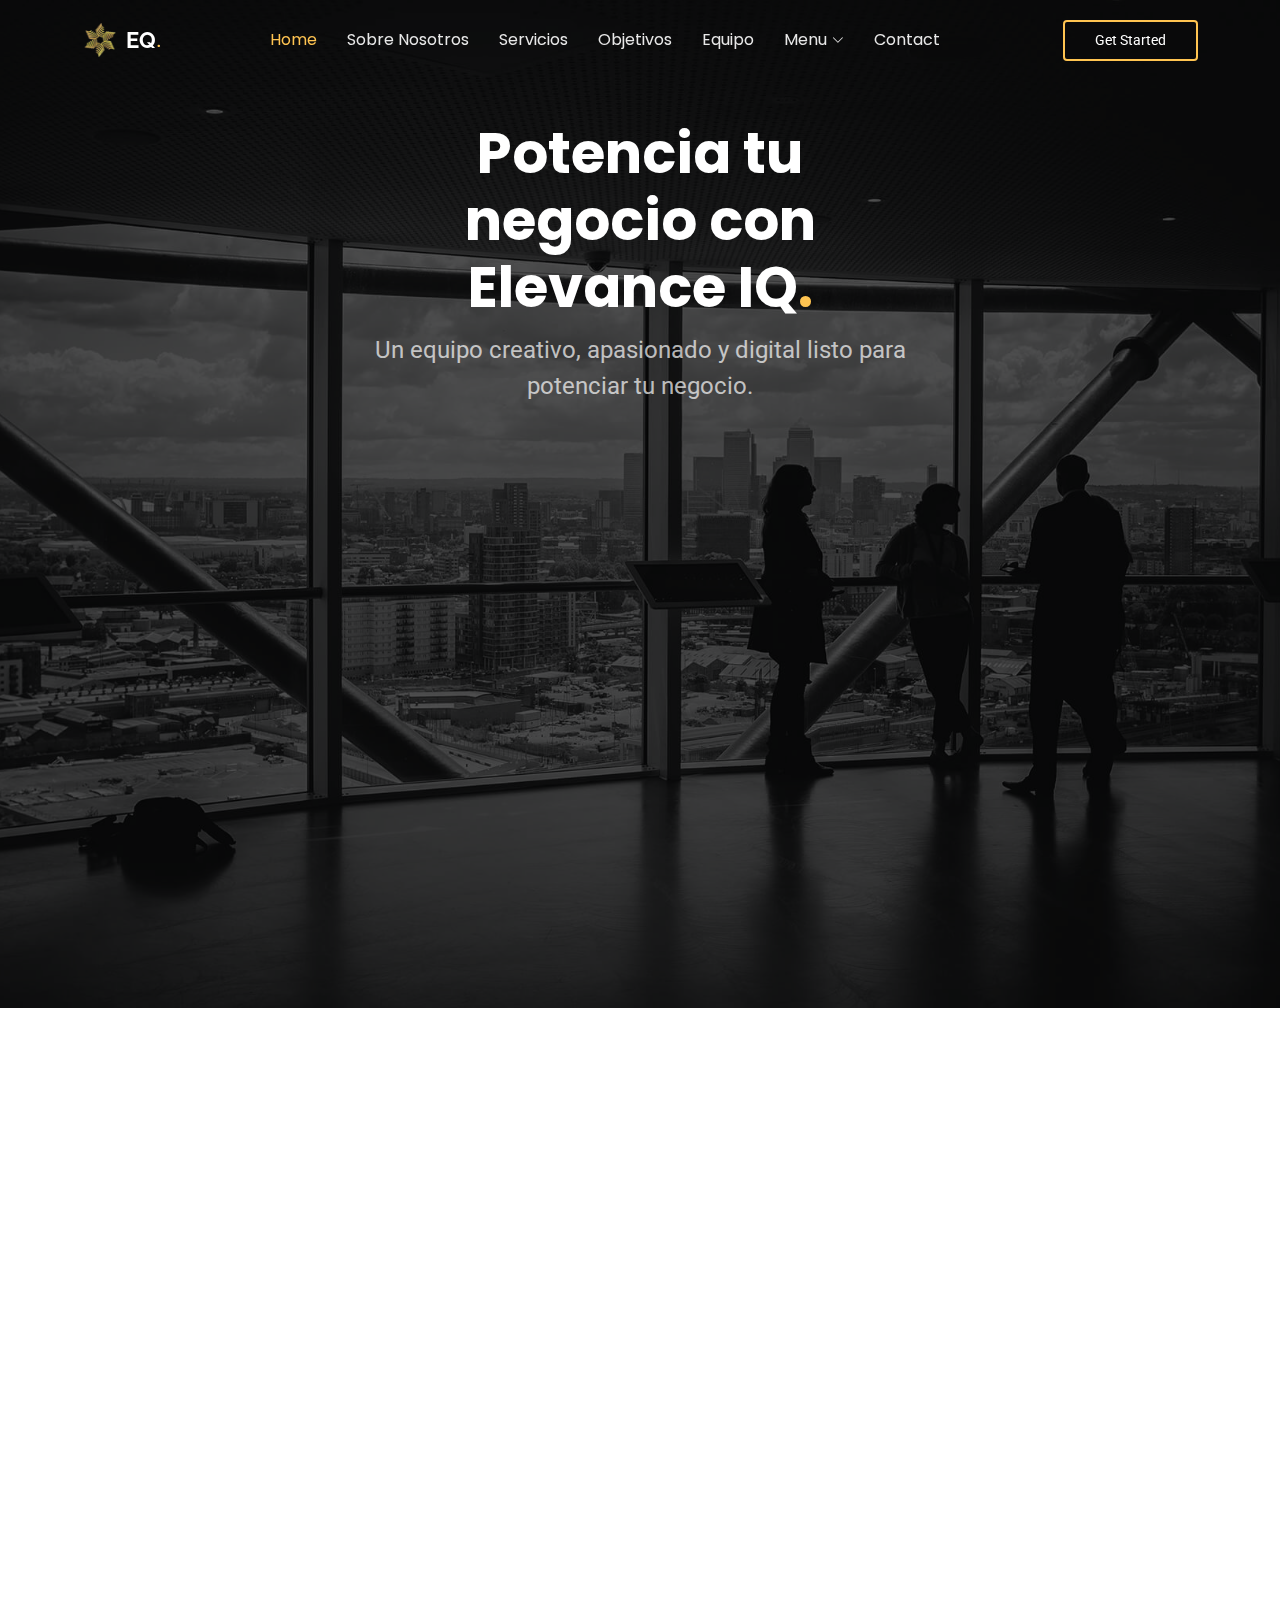
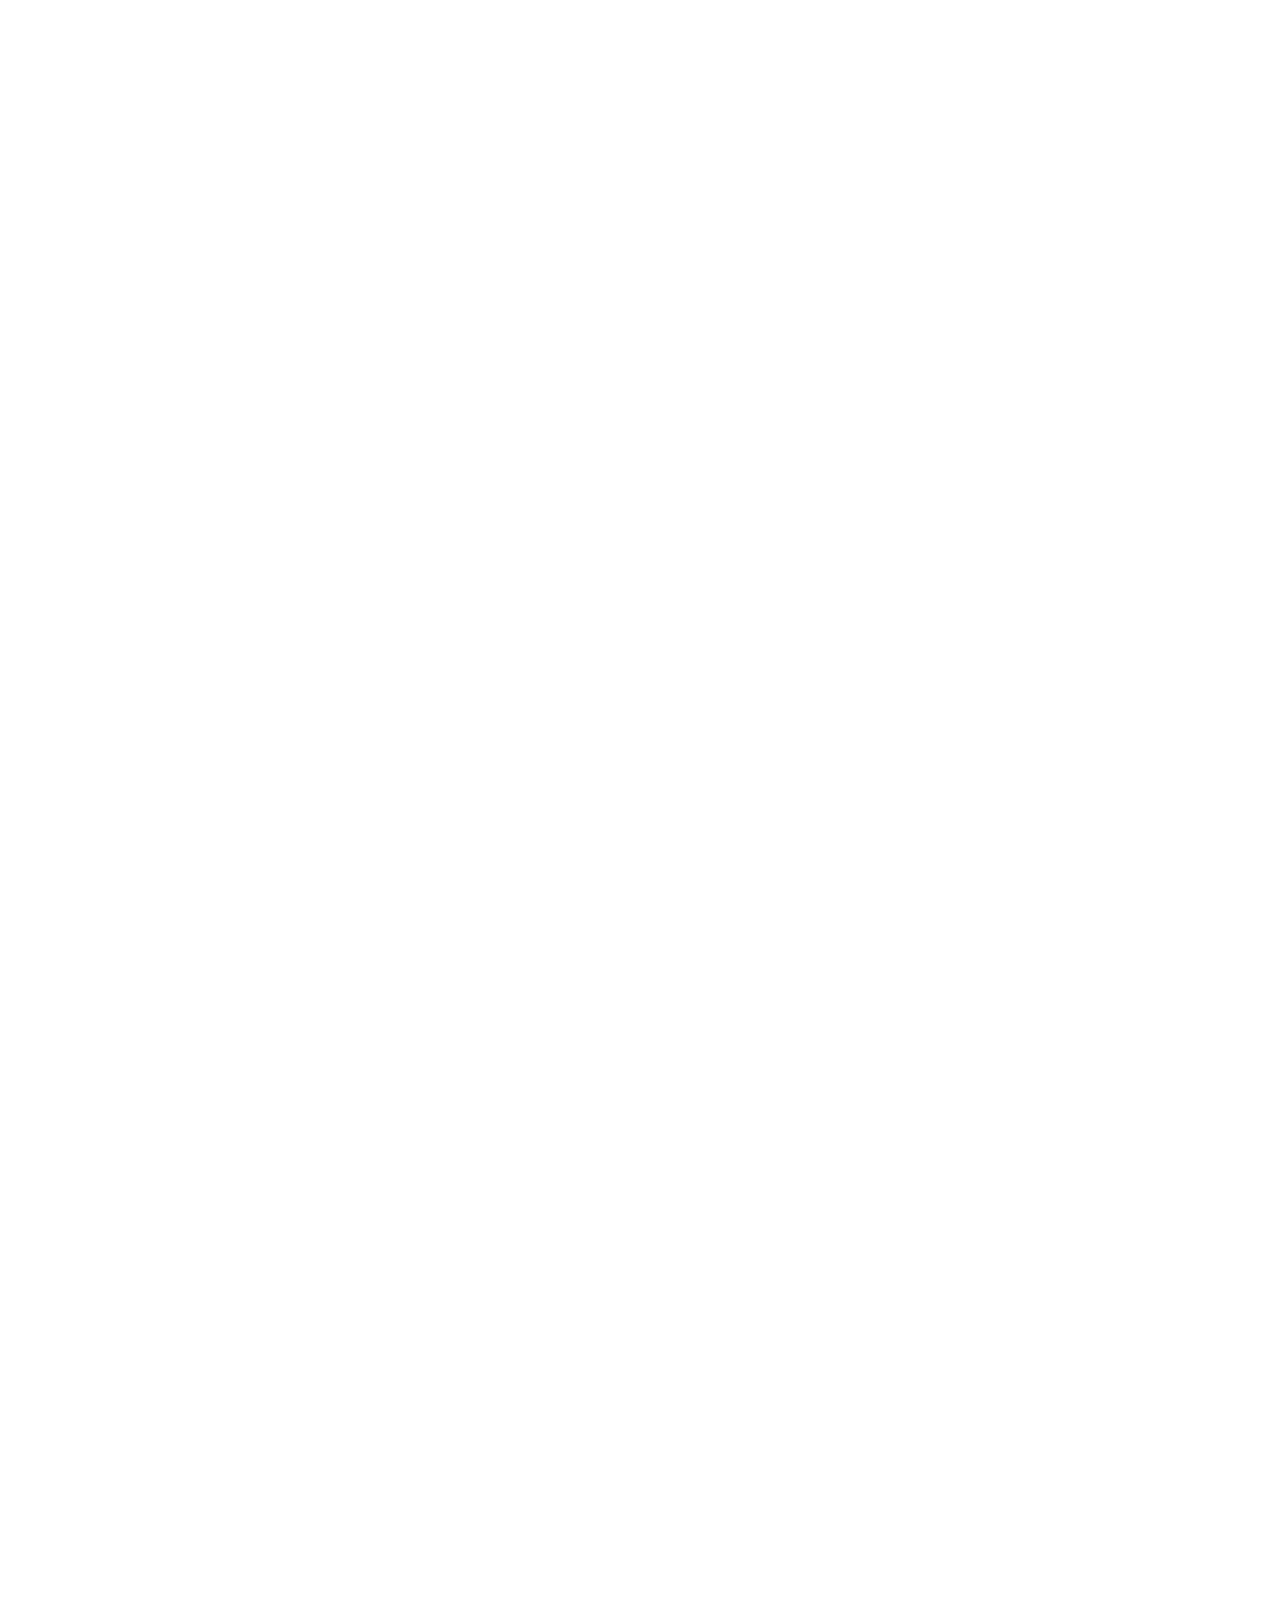
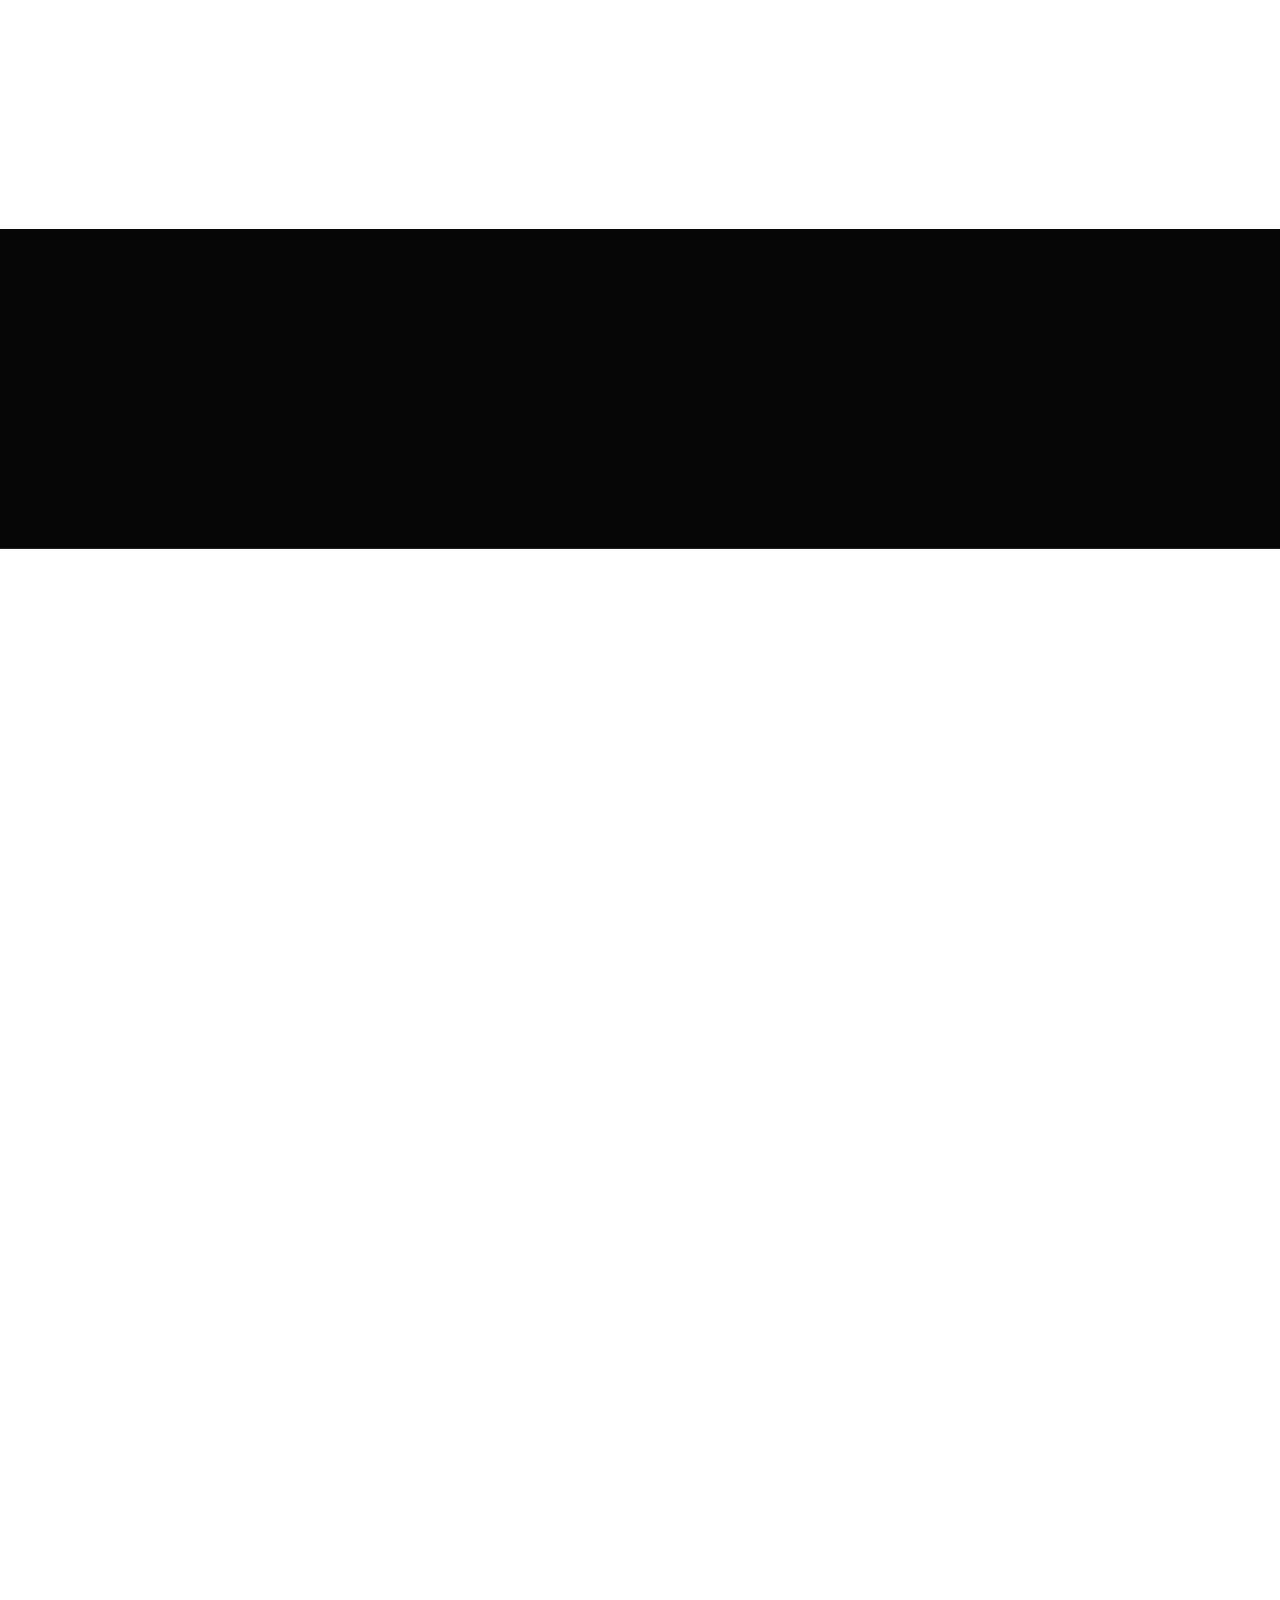
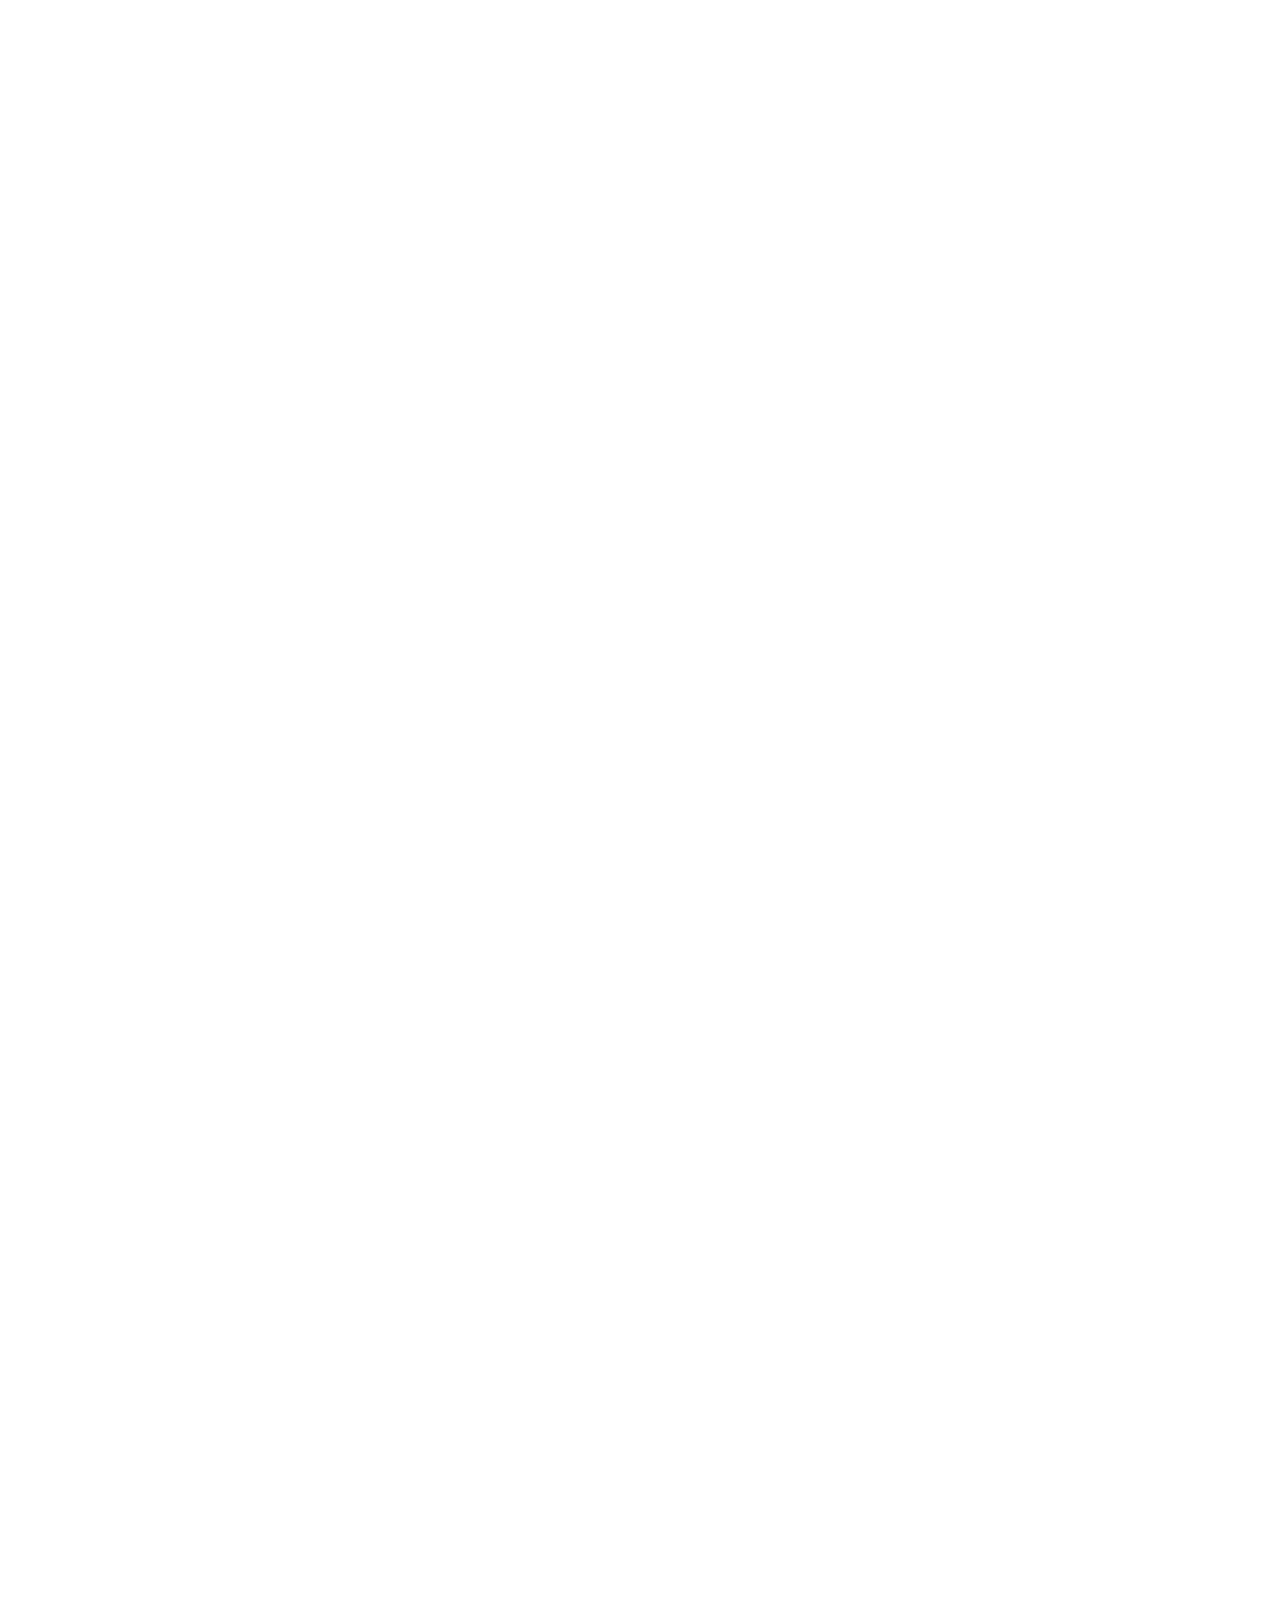
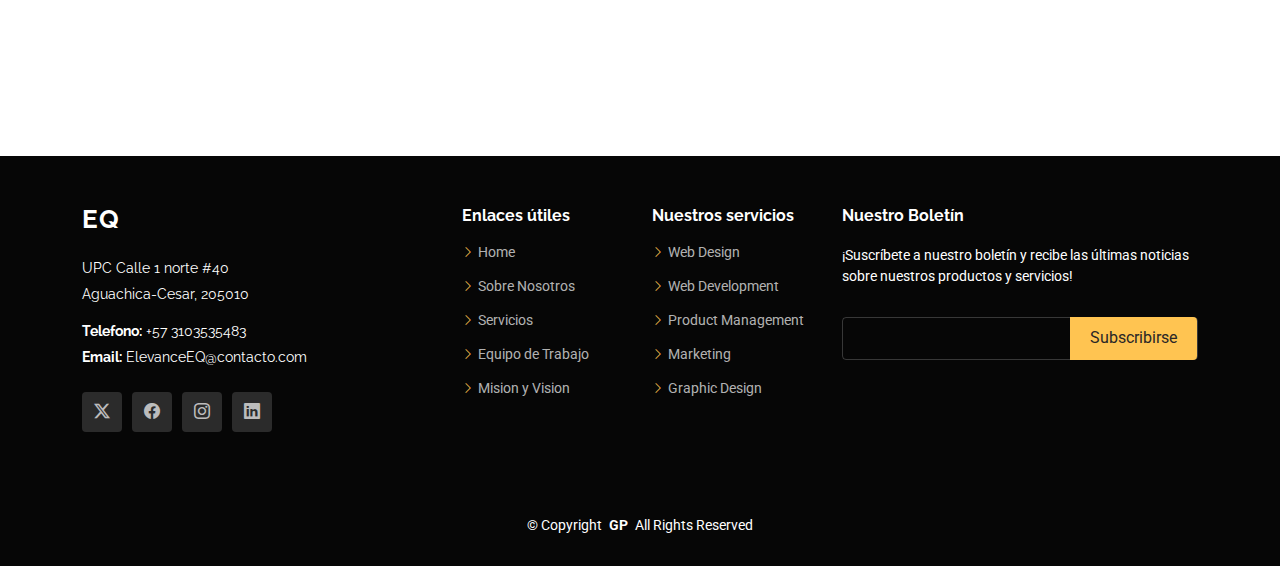
<file: index.html>
<!DOCTYPE html>
<html lang="en">

<head>
  <meta charset="utf-8">
  <meta content="width=device-width, initial-scale=1.0" name="viewport">
  <title>ElevanceIQ</title>
  <meta name="description" content="">
  <meta name="keywords" content="">

  <!-- Favicons -->
  <link href="assets/img/favicon.png" rel="icon">
  <link href="assets/img/apple-touch-icon.png" rel="apple-touch-icon">

  <!-- Fonts -->
  <link href="https://fonts.googleapis.com" rel="preconnect">
  <link href="https://fonts.gstatic.com" rel="preconnect" crossorigin>
  <link href="https://fonts.googleapis.com/css2?family=Roboto:ital,wght@0,100;0,300;0,400;0,500;0,700;0,900;1,100;1,300;1,400;1,500;1,700;1,900&family=Poppins:ital,wght@0,100;0,200;0,300;0,400;0,500;0,600;0,700;0,800;0,900;1,100;1,200;1,300;1,400;1,500;1,600;1,700;1,800;1,900&family=Raleway:ital,wght@0,100;0,200;0,300;0,400;0,500;0,600;0,700;0,800;0,900;1,100;1,200;1,300;1,400;1,500;1,600;1,700;1,800;1,900&display=swap" rel="stylesheet">

  <!-- Vendor CSS Files -->
  <link href="assets/vendor/bootstrap/css/bootstrap.min.css" rel="stylesheet">
  <link href="assets/vendor/bootstrap-icons/bootstrap-icons.css" rel="stylesheet">
  <link href="assets/vendor/aos/aos.css" rel="stylesheet">
  <link href="assets/vendor/swiper/swiper-bundle.min.css" rel="stylesheet">
  <link href="assets/vendor/glightbox/css/glightbox.min.css" rel="stylesheet">

  <!-- Main CSS File -->
  <link href="assets/css/main.css" rel="stylesheet">

  <!-- =======================================================
  * Template Name: Gp
  * Template URL: https://bootstrapmade.com/gp-free-multipurpose-html-bootstrap-template/
  * Updated: Aug 15 2024 with Bootstrap v5.3.3
  * Author: BootstrapMade.com
  * License: https://bootstrapmade.com/license/
  ======================================================== -->
</head>

<body class="index-page">

  

  <header id="header" class="header d-flex align-items-center fixed-top">
    <div class="container-fluid container-xl position-relative d-flex align-items-center justify-content-between">

      <a href="index.html" class="logo d-flex align-items-center me-auto me-lg-0">
        <!-- Uncomment the line below if you also wish to use an image logo -->
        <img src="assets/img/logo.png" alt="" >
        <h1 class="sitename" style="font-size: 22px;">EQ</h1>
        <span style="font-size: 22px;">.</span>
      </a>

      <nav id="navmenu" class="navmenu">
        <ul>
          <li><a href="#hero" class="active">Home<br></a></li>
          <li><a href="#about">Sobre Nosotros</a></li>
          <li><a href="#services">Servicios</a></li>
          <li><a href="#portfolio">Objetivos</a></li>
          <li><a href="#team">Equipo</a></li>
          <li class="dropdown"><a href="#"><span>Menu</span> <i class="bi bi-chevron-down toggle-dropdown"></i></a>
            <ul>
              <li><a href="#">Descripcion</a></li>
              <!-- <li class="dropdown"><a href="#"><span>Deep Dropdown</span> <i class="bi bi-chevron-down toggle-dropdown"></i></a>
                <ul>
                  <li><a href="#">Descripcion</a></li>
                  <li><a href="#">Justificacion</a></li>
                  <li><a href="#">Objetivos</a></li>
                  <li><a href="#">Factor Diferencial</a></li>
                  <li><a href="#">Mercado Meta</a></li>
                </ul>
              </li> -->
              <li><a href="#">Justificacion</a></li>
              <li><a href="#">Objetivos</a></li>
              <li><a href="#">Factor Diferencial</a></li>
              <li><a href="#">Mercado Meta</a></li>
              <li><a href="#">Resumen Ejecutivo</a></li>
            </ul>
          </li>
          <li><a href="#contact">Contact</a></li>
        </ul>
        <i class="mobile-nav-toggle d-xl-none bi bi-list"></i>
      </nav>

      <a class="btn-getstarted" href="index.html#about">Get Started</a>

    </div>
  </header>  

  <main class="main">

    <!-- Hero Section -->
    <section id="hero" class="hero section dark-background">

      <img src="assets/img/hero-bg.jpg" alt="" data-aos="fade-in">

      <div class="container">

        <div class="row justify-content-center text-center" data-aos="fade-up" data-aos-delay="100">
          <div class="col-xl-6 col-lg-8">
            <h2>Potencia tu negocio con Elevance IQ<span>.</span></h2>
            <p>Un equipo creativo, apasionado y digital listo para potenciar tu negocio.</p>
          </div>
        </div>
        <br>
        <script SameSite="None; Secure" type="module" src="https://cdn.landbot.io/landbot-3/landbot-3.0.0.mjs"></script>
        <div id="myLandbot" style="width: 65%; height: 500px; display: flex; align-items: center; justify-content: center; margin: 0 auto;"> </div>
        <script type="module">
            var myLandbot = new Landbot.Container({
              container: '#myLandbot',
              configUrl: 'https://storage.googleapis.com/landbot.online/v3/H-2925623-BMR9KQWRRJSX83C7/index.json',
              language: 'es', // Configuración para el idioma español
            });
        </script>

      </div>

    </section><!-- /Hero Section -->

    <!-- About Section -->
    <section id="about" class="about section">

      <div class="container" data-aos="fade-up" data-aos-delay="100">

        <div class="row gy-4">
          <div class="col-lg-6 order-1 order-lg-2">
            <img src="assets/img/about.jpg" class="img-fluid" alt="">
          </div>
          <div class="col-lg-6 order-2 order-lg-1 content" >
            <h3>Analizamos con detalle tu negocio!</h3>
            <br>
            <p class="fst-italic" style="width: 90%; text-align: justify;">
              En Elevance IQ, nos enfocamos en comprender cada aspecto de tu negocio. Nuestro equipo realiza un análisis exhaustivo para identificar oportunidades clave y diseñar estrategias personalizadas que impulsen tu crecimiento de manera rápida y efectiva. Con un enfoque en la innovación y la eficiencia, trabajamos contigo para alcanzar tus objetivos y superar tus expectativas.
            </p>
            <ul>
                <li><i class="bi bi-check2-all" ></i> <span style="width: 90%;">Analizamos cada negocio con precisión para diseñar estrategias rápidas y efectivas que impulsen su crecimiento.</span></li>
            </ul>
            <p style="width: 90%; text-align: justify;">
                Al trabajar con nosotros, tu negocio experimentará un notable mejoramiento en su rendimiento. Implementaremos estrategias innovadoras y personalizadas que optimizarán tus procesos, incrementarán tu alcance y fortalecerán tu presencia en el mercado. Nuestro enfoque está diseñado para maximizar tus resultados y garantizar un crecimiento sostenible.
            </p>
          </div>
        </div>

      </div>

    </section><!-- /About Section -->

    <!-- Clients Section -->
    <section id="clients" class="clients section">

      <div class="container" data-aos="fade-up" data-aos-delay="100">

        <div class="swiper init-swiper">
          <script type="application/json" class="swiper-config">
            {
              "loop": true,
              "speed": 600,
              "autoplay": {
                "delay": 5000
              },
              "slidesPerView": "auto",
              "pagination": {
                "el": ".swiper-pagination",
                "type": "bullets",
                "clickable": true
              },
              "breakpoints": {
                "320": {
                  "slidesPerView": 2,
                  "spaceBetween": 40
                },
                "480": {
                  "slidesPerView": 3,
                  "spaceBetween": 60
                },
                "640": {
                  "slidesPerView": 4,
                  "spaceBetween": 80
                },
                "992": {
                  "slidesPerView": 6,
                  "spaceBetween": 120
                }
              }
            }
          </script>
          <div class="swiper-wrapper align-items-center">
            <div class="swiper-slide"><img src="assets/img/clients/client-1.png" class="img-fluid" alt=""></div>
            <div class="swiper-slide"><img src="assets/img/clients/client-2.png" class="img-fluid" alt=""></div>
            <div class="swiper-slide"><img src="assets/img/clients/client-3.png" class="img-fluid" alt=""></div>
            <div class="swiper-slide"><img src="assets/img/clients/client-4.png" class="img-fluid" alt=""></div>
            <div class="swiper-slide"><img src="assets/img/clients/client-5.png" class="img-fluid" alt=""></div>
            <div class="swiper-slide"><img src="assets/img/clients/client-6.png" class="img-fluid" alt=""></div>
            <div class="swiper-slide"><img src="assets/img/clients/client-7.png" class="img-fluid" alt=""></div>
            <div class="swiper-slide"><img src="assets/img/clients/client-8.png" class="img-fluid" alt=""></div>
          </div>
          <div class="swiper-pagination"></div>
        </div>

      </div>

    </section><!-- /Clients Section -->

    <!-- Features Section -->
    <section id="features" class="features section">

      <div class="container">

        <div class="row gy-4">
          <div class="features-image col-lg-6" data-aos="fade-up" data-aos-delay="100"><img src="assets/img/features-bg.jpg" alt=""></div>
          <div class="col-lg-6">

            <div class="features-item d-flex ps-0 ps-lg-3 pt-4 pt-lg-0" data-aos="fade-up" data-aos-delay="200">
              <i class="bi bi-archive flex-shrink-0"></i>
              <div>
                <h4>Diagnóstico Empresarial Personalizado</h4>
                <p>Detectamos los puntos clave de tu negocio mediante encuestas dinámicas adaptadas a tu mercado</p>
              </div>
            </div><!-- End Features Item-->

            <div class="features-item d-flex mt-5 ps-0 ps-lg-3" data-aos="fade-up" data-aos-delay="300">
              <i class="bi bi-basket flex-shrink-0"></i>
              <div>
                <h4>Asistente Virtual 24/7</h4>
                <p>Optimiza la atención de tu negocio con un chatbot inteligente que interactúa y recopila datos estratégicos.</p>
              </div>
            </div><!-- End Features Item-->

            <div class="features-item d-flex mt-5 ps-0 ps-lg-3" data-aos="fade-up" data-aos-delay="400">
              <i class="bi bi-broadcast flex-shrink-0"></i>
              <div>
                <h4>Análisis y Recomendaciones Expertas</h4>
                <p>Nuestros profesionales estudian a fondo tu situación actual y diseñan propuestas de mejora personalizadas.</p>
              </div>
            </div><!-- End Features Item-->

            <div class="features-item d-flex mt-5 ps-0 ps-lg-3" data-aos="fade-up" data-aos-delay="500">
              <i class="bi bi-camera-reels flex-shrink-0"></i>
              <div>
                <h4>Reporte Estratégico Directo a Tu Correo</h4>
                <p>Recibe un informe detallado con ideas, ajustes y soluciones que harán crecer tu negocio.</p>
              </div>
            </div><!-- End Features Item-->

          </div>
        </div>

      </div>

    </section><!-- /Features Section -->

    <!-- Services Section -->
    <section id="services" class="services section">

      <!-- Section Title -->
      <div class="container section-title" data-aos="fade-up">
        <h2>Servicios</h2>
        <p>Nuestros Servicios</p>
      </div><!-- End Section Title -->

      <div class="container">

        <div class="row gy-4">

          <div class="col-lg-4 col-md-6" data-aos="fade-up" data-aos-delay="100">
            <div class="service-item position-relative">
              <div class="icon">
                <i class="bi bi-activity"></i>
              </div>
              <h3>Diagnóstico Empresarial Personalizado</h3>
              <p>Analizamos el estado actual de tu negocio a través de encuestas digitales que identifican puntos fuertes y áreas de mejora.</p>
            </div>
          </div><!-- End Service Item -->

          <div class="col-lg-4 col-md-6" data-aos="fade-up" data-aos-delay="200">
            <div class="service-item position-relative">
              <div class="icon">
                <i class="bi bi-broadcast"></i>
              </div>
              <!-- <a href="" class=""> -->
              <h3>Consultoría Estratégica Digital</h3>
              <!-- </a> -->
              <p>Nuestro equipo de profesionales revisa a detalle la información recopilada y elabora recomendaciones personalizadas para potenciar tu negocio.</p>
            </div>
          </div><!-- End Service Item -->

          <div class="col-lg-4 col-md-6" data-aos="fade-up" data-aos-delay="300">
            <div class="service-item position-relative">
              <div class="icon">
                <i class="bi bi-easel"></i>
              </div>
              <!-- <a href="" class=""> -->
              <h3>Encuestas de Opinión y Retroalimentación</h3>
              <!-- </a> -->
              <p>Diseñamos y aplicamos encuestas personalizadas para conocer la percepción de tus clientes y empleados, ayudándote a tomar mejores decisiones.</p>
            </div>
          </div><!-- End Service Item -->

          <div class="col-lg-4 col-md-6" data-aos="fade-up" data-aos-delay="400">
            <div class="service-item position-relative">
              <div class="icon">
                <i class="bi bi-bounding-box-circles"></i>
              </div>
              <!-- <a href="" class="stretched-link"> -->
              <h3>Asesoramiento en Canales Digitales</h3>
              <!-- </a> -->
              <p>Te guiamos sobre cómo aprovechar plataformas digitales, redes sociales y herramientas de mensajería para hacer crecer tu negocio.</p>
              <!-- <a href="" class="stretched-link"></a> -->
            </div>
          </div><!-- End Service Item -->

          <div class="col-lg-4 col-md-6" data-aos="fade-up" data-aos-delay="500">
            <div class="service-item position-relative">
              <div class="icon">
                <i class="bi bi-calendar4-week"></i>
              </div>
              <!-- <a href="" class="stretched-link"> -->
              <h3>Implementación de Chatbots Inteligentes</h3>
              <!-- </a> -->
              <p>Automatizamos la atención y seguimiento de clientes a través de chatbots, mejorando la comunicación y disponibilidad de tu empresa.</p>
              <!-- <a href="" class="stretched-link"></a> -->
            </div>
          </div><!-- End Service Item -->

          <div class="col-lg-4 col-md-6" data-aos="fade-up" data-aos-delay="600">
            <div class="service-item position-relative">
              <div class="icon">
                <i class="bi bi-chat-square-text"></i>
              </div>
              <!-- <a href="" class="stretched-link"> -->
              <h3>Informe de Mejoras vía Correo</h3>
              <!-- </a> -->
              <p>Recibe un informe detallado con recomendaciones, estrategias y sugerencias de mejora directamente en tu correo, adaptadas a las necesidades reales de tu empresa.</p>
              <!-- <a href="" class="stretched-link"></a> -->
            </div>
          </div><!-- End Service Item -->

        </div>

      </div>

    </section><!-- /Services Section -->

    <!-- Call To Action Section -->
    <section id="call-to-action" class="call-to-action section dark-background">

      <img src="assets/img/cta-bg.jpg" alt="">

      <div class="container">
        <div class="row justify-content-center" data-aos="zoom-in" data-aos-delay="100">
          <div class="col-xl-10">
            <div class="text-center">
              <h3></h3>
                <p>¿Estás listo para llevar tu negocio al siguiente nivel? ¡No esperes más!</p>
                <p>Contáctanos hoy mismo y descubre cómo podemos ayudarte a alcanzar tus objetivos.</p>
              <a class="cta-btn" href="#">Regresar al Inicio</a>
            </div>
          </div>
        </div>
      </div>

    </section><!-- /Call To Action Section -->
    
    <!-- Stats Section -->
    <section id="stats" class="stats section">

      <div class="container" data-aos="fade-up" data-aos-delay="100">

        <div class="row gy-4 align-items-center justify-content-between">

          <div class="col-lg-5">
            <img src="assets/img/stats-img.jpg" alt="" class="img-fluid">
          </div>

          <div class="col-lg-6">

            <h3 class="fw-bold fs-2 mb-3">Mision y Vision</h3>
            <p>
              <strong>Misión:</strong> Nuestra misión es proporcionar soluciones innovadoras y personalizadas que impulsen el crecimiento y la transformación digital de las empresas, ayudándolas a alcanzar su máximo potencial en un mercado competitivo y en constante evolución.
            </p>
            <p>
              <strong>Visión:</strong> Ser reconocidos como líderes en consultoría estratégica y digital, destacándonos por nuestra capacidad de generar valor sostenible para nuestros clientes, mediante el uso de tecnología avanzada y un enfoque centrado en las necesidades específicas de cada negocio.
            </p>

            <div class="row gy-4">

              <div class="col-lg-6">
                <div class="stats-item d-flex">
                  <i class="bi bi-emoji-smile flex-shrink-0"></i>
                  <div>
                    <span data-purecounter-start="0" data-purecounter-end="232" data-purecounter-duration="1" class="purecounter"></span>
                    <p><strong>Clientes Felices</strong> <span>que nos recomiendan</span></p>
                  </div>
                </div>
              </div><!-- End Stats Item -->

              <div class="col-lg-6">
                <div class="stats-item d-flex">
                  <i class="bi bi-journal-richtext flex-shrink-0"></i>
                  <div>
                    <span data-purecounter-start="0" data-purecounter-end="521" data-purecounter-duration="1" class="purecounter"></span>
                    <p><strong>Proyectos</strong> <span></span></p>
                  </div>
                </div>
              </div><!-- End Stats Item -->

              <div class="col-lg-6">
                <div class="stats-item d-flex">
                  <i class="bi bi-headset flex-shrink-0"></i>
                  <div>
                    <span data-purecounter-start="0" data-purecounter-end="1453" data-purecounter-duration="1" class="purecounter"></span>
                    <p><strong>Horas de Soporte</strong> <span></span></p>
                  </div>
                </div>
              </div><!-- End Stats Item -->

              <div class="col-lg-6">
                <div class="stats-item d-flex">
                  <i class="bi bi-people flex-shrink-0"></i>
                  <div>
                    <span data-purecounter-start="0" data-purecounter-end="3" data-purecounter-duration="1" class="purecounter"></span>
                    <p><strong>Trabajadores Dedicados</strong> <span>esfuerzo y compromiso</span></p>
                  </div>
                </div>
              </div><!-- End Stats Item -->

            </div>

          </div>

        </div>

      </div>

    </section><!-- /Stats Section -->

    <!-- Stats2 Section -->
    <section id="stats2" class="stats section">

      <div class="container" data-aos="fade-up" data-aos-delay="100">

        <div class="row gy-4 align-items-center justify-content-between">

          <div class="col-lg-5">
            <img src="assets/img/stats-img.jpg" alt="" class="img-fluid">
          </div>

          <div class="col-lg-6">

            <h3 class="fw-bold fs-2 mb-3">Objetivos</h3>
            <p>
              <strong>Misión:</strong> Nuestra misión es proporcionar soluciones innovadoras y personalizadas que impulsen el crecimiento y la transformación digital de las empresas, ayudándolas a alcanzar su máximo potencial en un mercado competitivo y en constante evolución.
            </p>
            <p>
              <strong>Visión:</strong> Ser reconocidos como líderes en consultoría estratégica y digital, destacándonos por nuestra capacidad de generar valor sostenible para nuestros clientes, mediante el uso de tecnología avanzada y un enfoque centrado en las necesidades específicas de cada negocio.
            </p>

            <div class="row gy-4">

              <div class="col-lg-6">
                <div class="stats-item d-flex">
                  <i class="bi bi-emoji-smile flex-shrink-0"></i>
                  <div>
                    <span data-purecounter-start="0" data-purecounter-end="232" data-purecounter-duration="1" class="purecounter"></span>
                    <p><strong>Clientes Felices</strong> <span>que nos recomiendan</span></p>
                  </div>
                </div>
              </div><!-- End Stats Item -->

              <div class="col-lg-6">
                <div class="stats-item d-flex">
                  <i class="bi bi-journal-richtext flex-shrink-0"></i>
                  <div>
                    <span data-purecounter-start="0" data-purecounter-end="521" data-purecounter-duration="1" class="purecounter"></span>
                    <p><strong>Proyectos</strong> <span></span></p>
                  </div>
                </div>
              </div><!-- End Stats Item -->

              <div class="col-lg-6">
                <div class="stats-item d-flex">
                  <i class="bi bi-headset flex-shrink-0"></i>
                  <div>
                    <span data-purecounter-start="0" data-purecounter-end="1453" data-purecounter-duration="1" class="purecounter"></span>
                    <p><strong>Horas de Soporte</strong> <span></span></p>
                  </div>
                </div>
              </div><!-- End Stats Item -->

              <div class="col-lg-6">
                <div class="stats-item d-flex">
                  <i class="bi bi-people flex-shrink-0"></i>
                  <div>
                    <span data-purecounter-start="0" data-purecounter-end="3" data-purecounter-duration="1" class="purecounter"></span>
                    <p><strong>Trabajadores Dedicados</strong> <span>esfuerzo y compromiso</span></p>
                  </div>
                </div>
              </div><!-- End Stats Item -->

            </div>

          </div>

        </div>

      </div>

    </section><!-- /Stats2 Section -->

    <!-- Team Section -->
    <section id="team" class="team section">

      <!-- Section Title -->
      <div class="container section-title" data-aos="fade-up">
        <h2>Equipo</h2>
        <p>Nuestro Equipo</p>
      </div><!-- End Section Title -->

      <div class="container">

        <div class="row gy-3 justify-content-center">

          <div class="col-lg-3 col-md-6 d-flex align-items-stretch" data-aos="fade-up" data-aos-delay="100">
        <div class="team-member">
          <div class="member-img">
            <img src="assets/img/team/andres.jpg" class="img-fluid" alt="">
            <div class="social">
          <a href=""><i class="bi bi-twitter-x"></i></a>
          <a href=""><i class="bi bi-facebook"></i></a>
          <a href=""><i class="bi bi-instagram"></i></a>
          <a href=""><i class="bi bi-linkedin"></i></a>
            </div>
          </div>
          <div class="member-info">
            <h4>Felipe Barragan</h4>
            <span>Director Ejecutivo</span>
          </div>
        </div>
          </div><!-- End Team Member -->

          <div class="col-lg-3 col-md-6 d-flex align-items-stretch" data-aos="fade-up" data-aos-delay="200">
        <div class="team-member">
          <div class="member-img">
            <img src="assets/img/team/team-2.jpg" class="img-fluid" alt="">
            <div class="social">
          <a href=""><i class="bi bi-twitter-x"></i></a>
          <a href=""><i class="bi bi-facebook"></i></a>
          <a href=""><i class="bi bi-instagram"></i></a>
          <a href=""><i class="bi bi-linkedin"></i></a>
            </div>
          </div>
          <div class="member-info">
            <h4>Karolay Sierra</h4>
            <span>Gerente de Producto</span>
          </div>
        </div>
          </div><!-- End Team Member -->

          <div class="col-lg-3 col-md-6 d-flex align-items-stretch" data-aos="fade-up" data-aos-delay="300">
        <div class="team-member">
          <div class="member-img">
            <img src="assets/img/team/team-3.jpg" class="img-fluid" alt="">
            <div class="social">
          <a href=""><i class="bi bi-twitter-x"></i></a>
          <a href=""><i class="bi bi-facebook"></i></a>
          <a href=""><i class="bi bi-instagram"></i></a>
          <a href=""><i class="bi bi-linkedin"></i></a>
            </div>
          </div>
          <div class="member-info">
            <h4>Emil Sanchez</h4>
            <span>Dueño del Negocio</span>
          </div>
        </div>
          </div><!-- End Team Member -->

        </div>

      </div>

    </section><!-- /Team Section -->

    <!-- Contact Section -->
    <section id="contact" class="contact section">

      <!-- Section Title -->
      <div class="container section-title" data-aos="fade-up">
        <h2>Contacto</h2>
        <p>Contactanos</p>
      </div><!-- End Section Title -->

      <div class="container" data-aos="fade-up" data-aos-delay="100">

        <div class="mb-4" data-aos="fade-up" data-aos-delay="200">
          <iframe style="border:0; width: 100%; height: 270px;" src="https://www.google.com/maps/embed?pb=!1m18!1m12!1m3!1d3947.8795533251737!2d-73.60130121566846!3d8.31476647842996!2m3!1f0!2f0!3f0!3m2!1i1024!2i768!4f13.1!3m3!1m2!1s0x8e5d8f7d27c7bf07%3A0xa72b1dc51f284557!2sUniversidad%20Popular%20del%20Cesar%20-%20Aguachica!5e0!3m2!1ses!2sco!4v1746888831543!5m2!1ses!2sco" width="600" height="450" style="border:0;" allowfullscreen="" loading="lazy" referrerpolicy="no-referrer-when-downgrade" frameborder="0" allowfullscreen="" loading="lazy" referrerpolicy="no-referrer-when-downgrade"></iframe>
        </div><!-- End Google Maps -->

        <div class="row gy-4">

          <div class="col-lg-4">
            <div class="info-item d-flex" data-aos="fade-up" data-aos-delay="300">
              <i class="bi bi-geo-alt flex-shrink-0"></i>
              <div>
                <p>UPC Calle 1 norte #40</p>
                <p>Aguachica-Cesar, 205010</p>
              </div>
            </div><!-- End Info Item -->

            <div class="info-item d-flex" data-aos="fade-up" data-aos-delay="400">
              <i class="bi bi-telephone flex-shrink-0"></i>
              <div>
                <h3>Llamanos</h3>
                <p>+57 3103535483</p>
              </div>
            </div><!-- End Info Item -->

            <div class="info-item d-flex" data-aos="fade-up" data-aos-delay="500">
              <i class="bi bi-envelope flex-shrink-0"></i>
              <div>
                <h3>Envianos un correo</h3>
                <p>ElevanceEQ@contacto.com</p>
              </div>
            </div><!-- End Info Item -->

          </div>

          <div class="col-lg-8">
            <form action="forms/contact.php" method="post" class="php-email-form" data-aos="fade-up" data-aos-delay="200">
              <div class="row gy-4">

                <div class="col-md-6">
                  <input type="text" name="name" class="form-control" placeholder="Nombre" required="">
                </div>

                <div class="col-md-6 ">
                  <input type="email" class="form-control" name="email" placeholder="Email" required="">
                </div>

                <div class="col-md-12">
                  <input type="text" class="form-control" name="subject" placeholder="Telefono" required="">
                </div>

                <div class="col-md-12">
                  <textarea class="form-control" name="message" rows="6" placeholder="Mensaje" required=""></textarea>
                </div>

                <div class="col-md-12 text-center">
                  <div class="loading">Cargando..</div>
                  <div class="error-message"></div>
                  <div class="sent-message">Tu mensaje ha sido enviado. ¡Gracias!</div>

                  <button type="submit">Enviar Mensaje</button>
                </div>

              </div>
            </form>
          </div><!-- End Contact Form -->

        </div>

      </div>

    </section><!-- /Contact Section -->

  </main>

  <footer id="footer" class="footer dark-background">

    <div class="footer-top">
      <div class="container">
        <div class="row gy-4">
          <div class="col-lg-4 col-md-6 footer-about">
            <a href="index.html" class="logo d-flex align-items-center">
              <span class="sitename">EQ</span>
            </a>
            <div class="footer-contact pt-3">
              <p>UPC Calle 1 norte #40</p>
              <p>Aguachica-Cesar, 205010</p>
              <p class="mt-3"><strong>Telefono:</strong> <span>+57 3103535483</span></p>
              <p><strong>Email:</strong> <span>ElevanceEQ@contacto.com</span></p>
            </div>
            <div class="social-links d-flex mt-4">
              <a href="https://x.com/home" target="_blank"><i class="bi bi-twitter-x"></i></a>
              <a href="https://www.facebook.com/" target="_blank"><i class="bi bi-facebook"></i></a>
              <a href="https://www.instagram.com/" target="_blank"><i class="bi bi-instagram"></i></a>
              <a href="https://co.linkedin.com/" target="_blank"><i class="bi bi-linkedin"></i></a>
            </div>
          </div>

          <div class="col-lg-2 col-md-3 footer-links">
            <h4>Enlaces útiles</h4>
            <ul>
              <li><i class="bi bi-chevron-right"></i> <a href="#"> Home</a></li>
              <li><i class="bi bi-chevron-right"></i> <a href="#about"> Sobre Nosotros</a></li>
              <li><i class="bi bi-chevron-right"></i> <a href="#services"> Servicios</a></li>
              <li><i class="bi bi-chevron-right"></i> <a href="#team"> Equipo de Trabajo</a></li>
              <li><i class="bi bi-chevron-right"></i> <a href="#stats"> Mision y Vision</a></li>
            </ul>
          </div>

          <div class="col-lg-2 col-md-3 footer-links">
            <h4>Nuestros servicios</h4>
            <ul>
              <li><i class="bi bi-chevron-right"></i> <a href="#"> Web Design</a></li>
              <li><i class="bi bi-chevron-right"></i> <a href="#"> Web Development</a></li>
              <li><i class="bi bi-chevron-right"></i> <a href="#"> Product Management</a></li>
              <li><i class="bi bi-chevron-right"></i> <a href="#"> Marketing</a></li>
              <li><i class="bi bi-chevron-right"></i> <a href="#"> Graphic Design</a></li>
            </ul>
          </div>

          <div class="col-lg-4 col-md-12 footer-newsletter">
            <h4>Nuestro Boletín</h4>
            <p>¡Suscríbete a nuestro boletín y recibe las últimas noticias sobre nuestros productos y servicios!</p>
            <form action="forms/newsletter.php" method="post" class="php-email-form">
              <div class="newsletter-form"><input type="email" name="email"><input type="submit" value="Subscribirse"></div>
              <div class="loading">Cargando.</div>
              <div class="error-message"></div>
                <div class="sent-message">Tu solicitud de suscripción ha sido enviada. ¡Gracias!</div>
            </form>
          </div>

        </div>
      </div>
    </div>

    <div class="copyright">
      <div class="container text-center">
        <p>© <span>Copyright</span> <strong class="px-1 sitename">GP</strong> <span>All Rights Reserved</span></p>
      </div>
    </div>

  </footer>

  <!-- Scroll Top -->
  <a href="#" id="scroll-top" class="scroll-top d-flex align-items-center justify-content-center"><i class="bi bi-arrow-up-short"></i></a>

  <!-- Preloader -->
  <div id="preloader"></div>

  <!-- Vendor JS Files -->
  <script src="assets/vendor/bootstrap/js/bootstrap.bundle.min.js"></script>
  <script src="assets/vendor/php-email-form/validate.js"></script>
  <script src="assets/vendor/aos/aos.js"></script>
  <script src="assets/vendor/swiper/swiper-bundle.min.js"></script>
  <script src="assets/vendor/glightbox/js/glightbox.min.js"></script>
  <script src="assets/vendor/imagesloaded/imagesloaded.pkgd.min.js"></script>
  <script src="assets/vendor/isotope-layout/isotope.pkgd.min.js"></script>
  <script src="assets/vendor/purecounter/purecounter_vanilla.js"></script>

  <!-- Main JS File -->
  <script src="assets/js/main.js"></script>

</body>

</html>
</file>
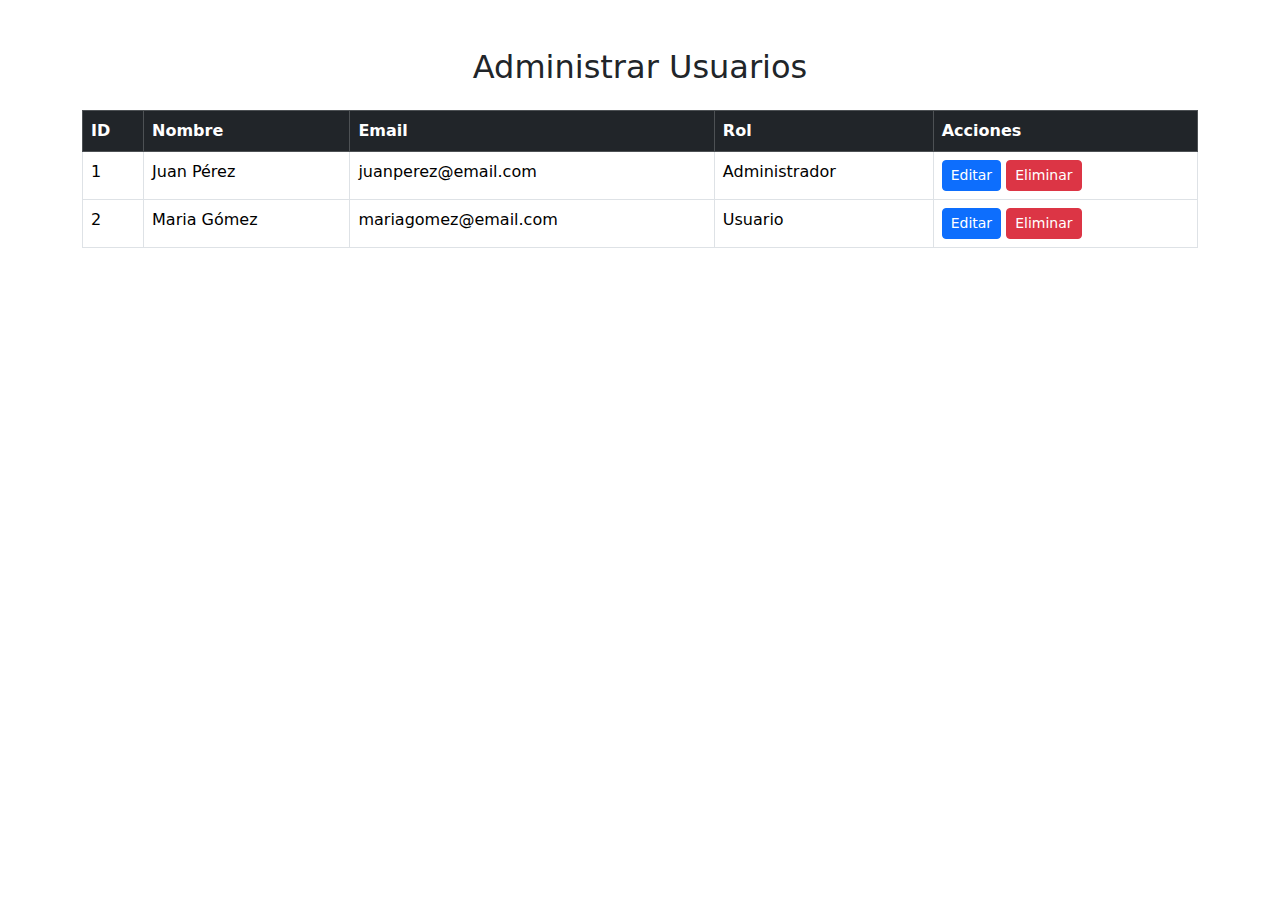
<file: admin.html>
<!DOCTYPE html>
<html lang="es">
<head>
    <meta charset="UTF-8">
    <title>Administrar Usuarios</title>
    <meta name="viewport" content="width=device-width, initial-scale=1">
    <!-- Bootstrap CSS CDN -->
    <link href="https://cdn.jsdelivr.net/npm/bootstrap@5.3.2/dist/css/bootstrap.min.css" rel="stylesheet">
</head>
<body>
    <div class="container mt-5">
        <h2 class="mb-4 text-center">Administrar Usuarios</h2>
        <table class="table table-bordered table-hover">
            <thead class="table-dark">
                <tr>
                    <th>ID</th>
                    <th>Nombre</th>
                    <th>Email</th>
                    <th>Rol</th>
                    <th>Acciones</th>
                </tr>
            </thead>
            <tbody>
                <!-- Ejemplo de usuarios, reemplazar por datos de la base de datos -->
                <tr>
                    <td>1</td>
                    <td>Juan Pérez</td>
                    <td>juanperez@email.com</td>
                    <td>Administrador</td>
                    <td>
                        <button class="btn btn-primary btn-sm" data-bs-toggle="modal" data-bs-target="#editarUsuarioModal">Editar</button>
                        <button class="btn btn-danger btn-sm">Eliminar</button>
                    </td>
                </tr>
                <tr>
                    <td>2</td>
                    <td>Maria Gómez</td>
                    <td>mariagomez@email.com</td>
                    <td>Usuario</td>
                    <td>
                        <button class="btn btn-primary btn-sm" data-bs-toggle="modal" data-bs-target="#editarUsuarioModal">Editar</button>
                        <button class="btn btn-danger btn-sm">Eliminar</button>
                    </td>
                </tr>
            </tbody>
        </table>
        <!-- Modal para editar usuario -->
        <div class="modal fade" id="editarUsuarioModal" tabindex="-1" aria-labelledby="editarUsuarioModalLabel" aria-hidden="true">
            <div class="modal-dialog">
                <div class="modal-content">
                    <form>
                        <div class="modal-header">
                            <h5 class="modal-title" id="editarUsuarioModalLabel">Editar Usuario</h5>
                            <button type="button" class="btn-close" data-bs-dismiss="modal" aria-label="Cerrar"></button>
                        </div>
                        <div class="modal-body">
                            <div class="mb-3">
                                <label for="nombreUsuario" class="form-label">Nombre</label>
                                <input type="text" class="form-control" id="nombreUsuario" required>
                            </div>
                            <div class="mb-3">
                                <label for="emailUsuario" class="form-label">Email</label>
                                <input type="email" class="form-control" id="emailUsuario" required>
                            </div>
                            <div class="mb-3">
                                <label for="rolUsuario" class="form-label">Rol</label>
                                <select class="form-select" id="rolUsuario">
                                    <option>Administrador</option>
                                    <option>Usuario</option>
                                </select>
                            </div>
                        </div>
                        <div class="modal-footer">
                            <button type="button" class="btn btn-secondary" data-bs-dismiss="modal">Cancelar</button>
                            <button type="submit" class="btn btn-primary">Guardar Cambios</button>
                        </div>
                    </form>
                </div>
            </div>
        </div>
    </div>
    <!-- Bootstrap JS CDN -->
    <script src="https://cdn.jsdelivr.net/npm/bootstrap@5.3.2/dist/js/bootstrap.bundle.min.js"></script>
</body>
</html>
</file>
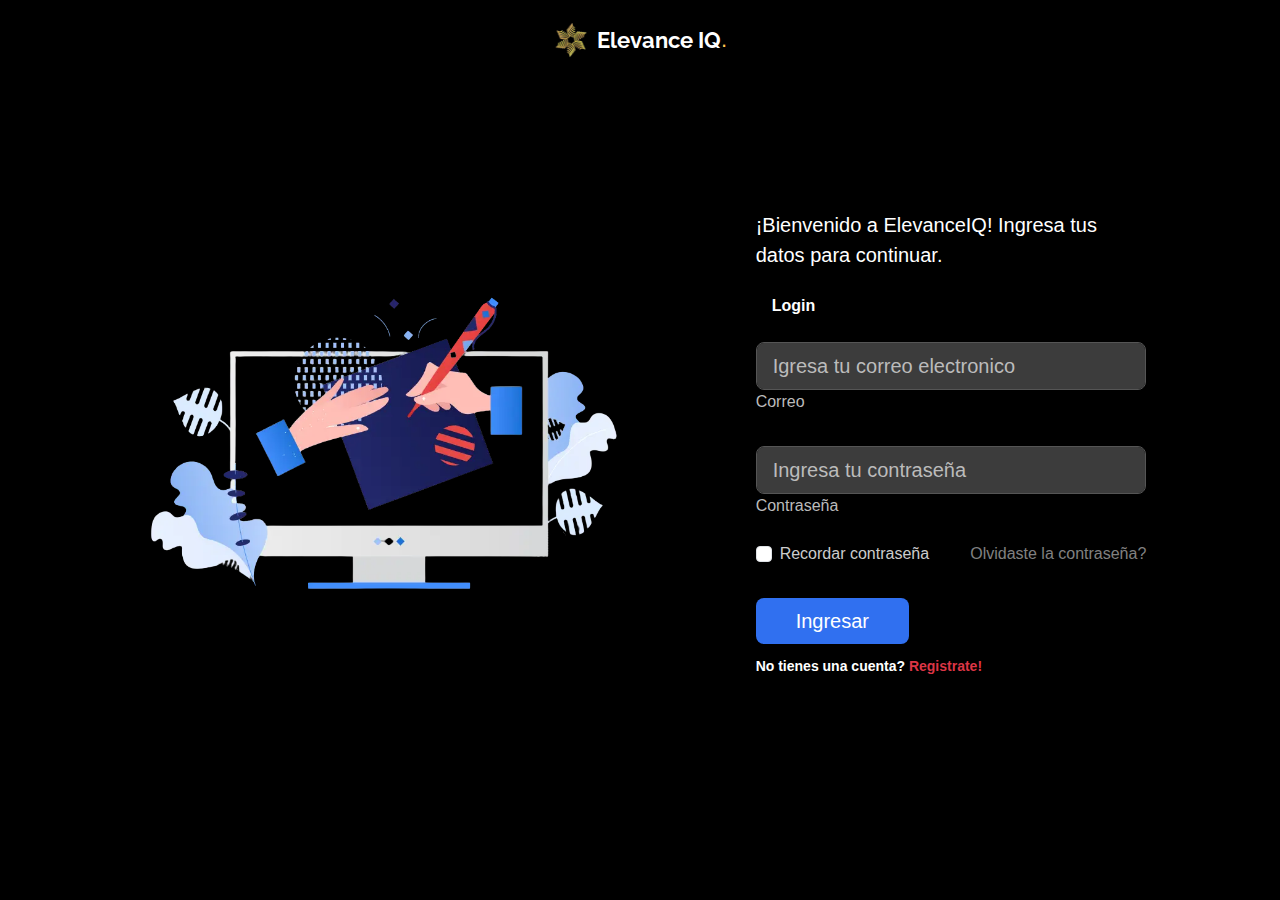
<file: login.html>
<!DOCTYPE html>
<html lang="en">

<?php
include 'conexion.php';
?>

<head>
  <meta charset="utf-8">
  <meta content="width=device-width, initial-scale=1.0" name="viewport">
  <title>ElevanceIQ</title>
  <meta name="description" content="">
  <meta name="keywords" content="">

  <!-- Favicons -->
  <link href="assets/img/favicon.png" rel="icon">
  <link href="assets/img/apple-touch-icon.png" rel="apple-touch-icon">

  <!-- Fonts -->
  <link href="https://fonts.googleapis.com" rel="preconnect">
  <link href="https://fonts.gstatic.com" rel="preconnect" crossorigin>
  <link href="https://fonts.googleapis.com/css2?family=Roboto:ital,wght@0,100;0,300;0,400;0,500;0,700;0,900;1,100;1,300;1,400;1,500;1,700;1,900&family=Poppins:ital,wght@0,100;0,200;0,300;0,400;0,500;0,600;0,700;0,800;0,900;1,100;1,200;1,300;1,400;1,500;1,600;1,700;1,800;1,900&family=Raleway:ital,wght@0,100;0,200;0,300;0,400;0,500;0,600;0,700;0,800;0,900;1,100;1,200;1,300;1,400;1,500;1,600;1,700;1,800;1,900&display=swap" rel="stylesheet">

  <!-- Vendor CSS Files -->
  <link href="assets/vendor/bootstrap/css/bootstrap.min.css" rel="stylesheet">
  <link href="assets/vendor/bootstrap-icons/bootstrap-icons.css" rel="stylesheet">
  <link href="assets/vendor/aos/aos.css" rel="stylesheet">
  <link href="assets/vendor/swiper/swiper-bundle.min.css" rel="stylesheet">
  <link href="assets/vendor/glightbox/css/glightbox.min.css" rel="stylesheet">
  <link href="https://cdnjs.cloudflare.com/ajax/libs/font-awesome/6.5.1/css/all.min.css" rel="stylesheet">

  

  <!-- Main CSS File -->
  <link href="assets/css/main.css" rel="stylesheet">

  <!-- =======================================================
  * Template Name: Gp
  * Template URL: https://bootstrapmade.com/gp-free-multipurpose-html-bootstrap-template/
  * Updated: Aug 15 2024 with Bootstrap v5.3.3
  * Author: BootstrapMade.com
  * License: https://bootstrapmade.com/license/
  ======================================================== -->
</head>
<style>
    body {
    
    font-family: 'Arial', sans-serif;
    color: rgb(187, 222, 253);
    }

    .vh-100 {
    height: 100vh;
    }

    .container-fluid {
    padding: 30px;
    }

    .img-fluid {
    max-width: 100%;
    height: auto;
    }

    h1, h2, h3, h4, h5, h6, p, label {
    color: #ffffff;
    }

    .form-control {
    background-color: #3c3c3c;
    border: 1px solid #555;
    color: #fff;
    }

    .form-control::placeholder {
    color: #bbb;
    }

    .form-label {
    color: #bbb;
    }

    .btn-primary {
    background-color: #3070f0;
    border: none;
    }

    .btn-primary:hover {
    background-color: #1d5de0;
    }

    .btn-floating {
    width: 40px;
    height: 40px;
    border-radius: 50%;
    display: inline-flex;
    align-items: center;
    justify-content: center;
    }

    .divider p {
    color: #fff;
    }

    .link-danger {
    color: #f44336;
    }

    .link-danger:hover {
    color: #ff6659;
    }

    .bg-primary {
    background-color: #3070f0 !important;
    }

    .text-white {
    color: #fff !important;
    }

    .form-check-label {
    color: #ccc;
    }

    /* Footer icons */
    .bg-primary a {
    color: #fff;
    margin-left: 10px;
    }

    .bg-primary a:hover {
    color: #d1d1d1;
    }

    /* Checkbox spacing */
    .me-2 {
    margin-right: 0.5rem;
    }

    /* Custom padding for button */
    .btn-lg {
    padding-left: 2.5rem;
    padding-right: 2.5rem;
    }

    .oscilando {
        animation: oscilacion 6s infinite ease-in-out;
    }

    @keyframes oscilacion {
        0% {
            transform: translateY(0px);
        }
        50% {
            transform: translateY(-10px);
        }
        100% {
            transform: translateY(0px);
        }
    }


</style>
<body class="login-page" style="background-color: #000000;">
    <!-- Preloader -->
    <div id="preloader"></div>
    <div>
        <header id="header" class="header d-flex align-items-center;" style="background-color: #000000;">
            <div class="container-fluid container-xl position-relative d-flex align-items-center justify-content-between" style="height: 50px;">

                <div class="w-100 d-flex justify-content-center align-items-center">
                    <a href="" class="logo d-flex align-items-center me-auto me-lg-0">
                        <!-- Uncomment the line below if you also wish to use an image logo -->
                        <img src="assets/img/logo.png" alt="" >
                        <h1 class="sitename" style="font-size: 22px;">Elevance <I></I>IQ</h1>
                        <span style="font-size: 22px;">.</span>
                    </a>
                </div>

                <!-- <nav id="navmenu" class="navmenu">
                    <ul>
                    <li><a href="index.html#hero" class="active">Inicio<br></a></li>
                    <li><a href="index.html#about">Como Funcionamos</a></li>
                    <li><a href="index.html#services">Servicios</a></li>
                    <li><a href="index.html#team">Equipo</a></li>
                    <li class="dropdown"><a href="index.html#stats2"><span>Sobre Nosotros</span></a>
                    <li><a href="index.html#contact">Contacto</a></li>
                    </ul>
                    <i class="mobile-nav-toggle d-xl-none bi bi-list"></i>
                </nav> -->


            </div>
        </header>
    </div>
    <div class="" style="margin-top: 100px;">
        <div class="container-fluid h-custom">
            <div class="row d-flex justify-content-center align-items-center h-100">
                <div class="col-md-9 col-lg-6 col-xl-5">
                    <img src="assets/img/compu.png"
                    class="img-fluid oscilando" alt="Sample image">
                </div>
                <div class="col-md-8 col-lg-6 col-xl-4 offset-xl-1">
                    <form>
                        <div class="d-flex flex-row align-items-center justify-content-center justify-content-lg-start">
                            <div class="w-100 d-flex justify-content-center">
                                <p class="lead fw-normal mb-0 me-3">¡Bienvenido a ElevanceIQ! Ingresa tus datos para continuar.</p>
                            </div>
                            
                        </div>

                        <div class="divider d-flex align-items-center my-4">
                            <p class="text-center fw-bold mx-3 mb-0">Login</p>
                        </div>

                        <!-- Email input -->
                        <div data-mdb-input-init class="form-outline mb-4">
                            <input type="email" id="form3Example3" class="form-control form-control-lg"
                            placeholder="Igresa tu correo electronico" />
                            <label class="form-label" for="form3Example3">Correo</label>
                        </div>

                        <!-- Password input -->
                        <div data-mdb-input-init class="form-outline mb-3">
                            <input type="password" id="form3Example4" class="form-control form-control-lg"
                            placeholder="Ingresa tu contraseña" />
                            <label class="form-label" for="form3Example4">Contraseña</label>
                        </div>

                        <div class="d-flex justify-content-between align-items-center">
                            <!-- Checkbox -->
                            <div class="form-check mb-0">
                                <input class="form-check-input me-2" type="checkbox" value="" id="form2Example3" />
                                <label class="form-check-label" for="form2Example3">
                                    Recordar contraseña
                                </label>
                            </div>
                            <a href="#!" style="color: grey">Olvidaste la contraseña?</a>
                        </div>

                        <div class="text-center text-lg-start mt-4 pt-2">
                            <button  type="button" data-mdb-button-init data-mdb-ripple-init class="btn btn-primary btn-lg"
                            style="padding-left: 2.5rem; padding-right: 2.5rem;">Ingresar</button>
                            <p class="small fw-bold mt-2 pt-1 mb-0">No tienes una cuenta? <a href="#!"
                            class="link-danger" onclick="mostrarRegistro(event)">Registrate!</a></p>
                            <!-- Modal de registro -->
                            <div class="modal fade" id="registroModal" tabindex="-1" aria-labelledby="registroModalLabel" aria-hidden="true">
                              <div class="modal-dialog">
                                <div class="modal-content" style="background-color: #222; color: #fff;">
                                  <div class="modal-header">
                                    <h5 class="modal-title" id="registroModalLabel">Registro de Usuario</h5>
                                    <button type="button" class="btn-close btn-close-white" data-bs-dismiss="modal" aria-label="Cerrar"></button>
                                  </div>
                                  <div class="modal-body">
                                    <form>
                                        <div class="mb-3">
                                            <label for="cedula" class="form-label">Cedula</label>
                                            <input type="number" class="form-control" id="cedula" placeholder="Ingresa tu cédula" min="0" step="1" required> 
                                        </div>
                                        <div class="mb-3">
                                            <label for="nombre" class="form-label">Nombre</label>
                                            <input type="text" class="form-control" id="nombre" placeholder="Ingresa tu nombre" required>
                                        </div>
                                        <div class="mb-3">
                                            <label for="apellido" class="form-label">Apellido</label>
                                            <input type="text" class="form-control" id="apellido" placeholder="Ingresa tu apellido" required>
                                        </div>
                                        <div class="mb-3">
                                            <label for="correo" class="form-label">Correo electrónico</label>
                                            <input type="email" class="form-control" id="correo" placeholder="Ingresa tu correo" required>
                                        </div>
                                        <div class="mb-3">
                                            <label for="password" class="form-label">Contraseña</label>
                                            <input type="password" class="form-control" id="password" placeholder="Crea una contraseña" required>
                                        </div>
                                        <div class="mb-3">
                                            <label for="confirmar" class="form-label">Confirmar contraseña</label>
                                            <input type="password" class="form-control" id="confirmar" placeholder="Repite tu contraseña" required>
                                        </div>
                                        <button type="submit" class="btn btn-primary w-100">Registrarse</button>
                                        <div class="text-center mt-3">
                                        <a href="login.html" style="color: #bbb;">¿Ya tienes cuenta? Inicia sesión</a>
                                      </div>
                                    </form>
                                  </div>
                                </div>
                              </div>
                            </div>
                            <script>
                              function mostrarRegistro(event) {
                                event.preventDefault();
                                var registroModal = new bootstrap.Modal(document.getElementById('registroModal'));
                                registroModal.show();
                              }
                            </script>
                            </script>
                        </div>
                    </form>
                </div>
            </div>
        </div>
    </div>
</body>


<!-- Scroll Top -->
<a href="#" id="scroll-top" class="scroll-top d-flex align-items-center justify-content-center"><i class="bi bi-arrow-up-short"></i></a>



<!-- Vendor JS Files -->
<script src="assets/vendor/bootstrap/js/bootstrap.bundle.min.js"></script>
<script src="assets/vendor/php-email-form/validate.js"></script>
<script src="assets/vendor/aos/aos.js"></script>
<script src="assets/vendor/swiper/swiper-bundle.min.js"></script>
<script src="assets/vendor/glightbox/js/glightbox.min.js"></script>
<script src="assets/vendor/imagesloaded/imagesloaded.pkgd.min.js"></script>
<script src="assets/vendor/isotope-layout/isotope.pkgd.min.js"></script>
<script src="assets/vendor/purecounter/purecounter_vanilla.js"></script>

<!-- Main JS File -->

<script>
  window.addEventListener("load", function() {
    setTimeout(function() {
      document.getElementById("preloader").style.display = "none";
    }, 300); 
  });
</script>
</html>
</file>
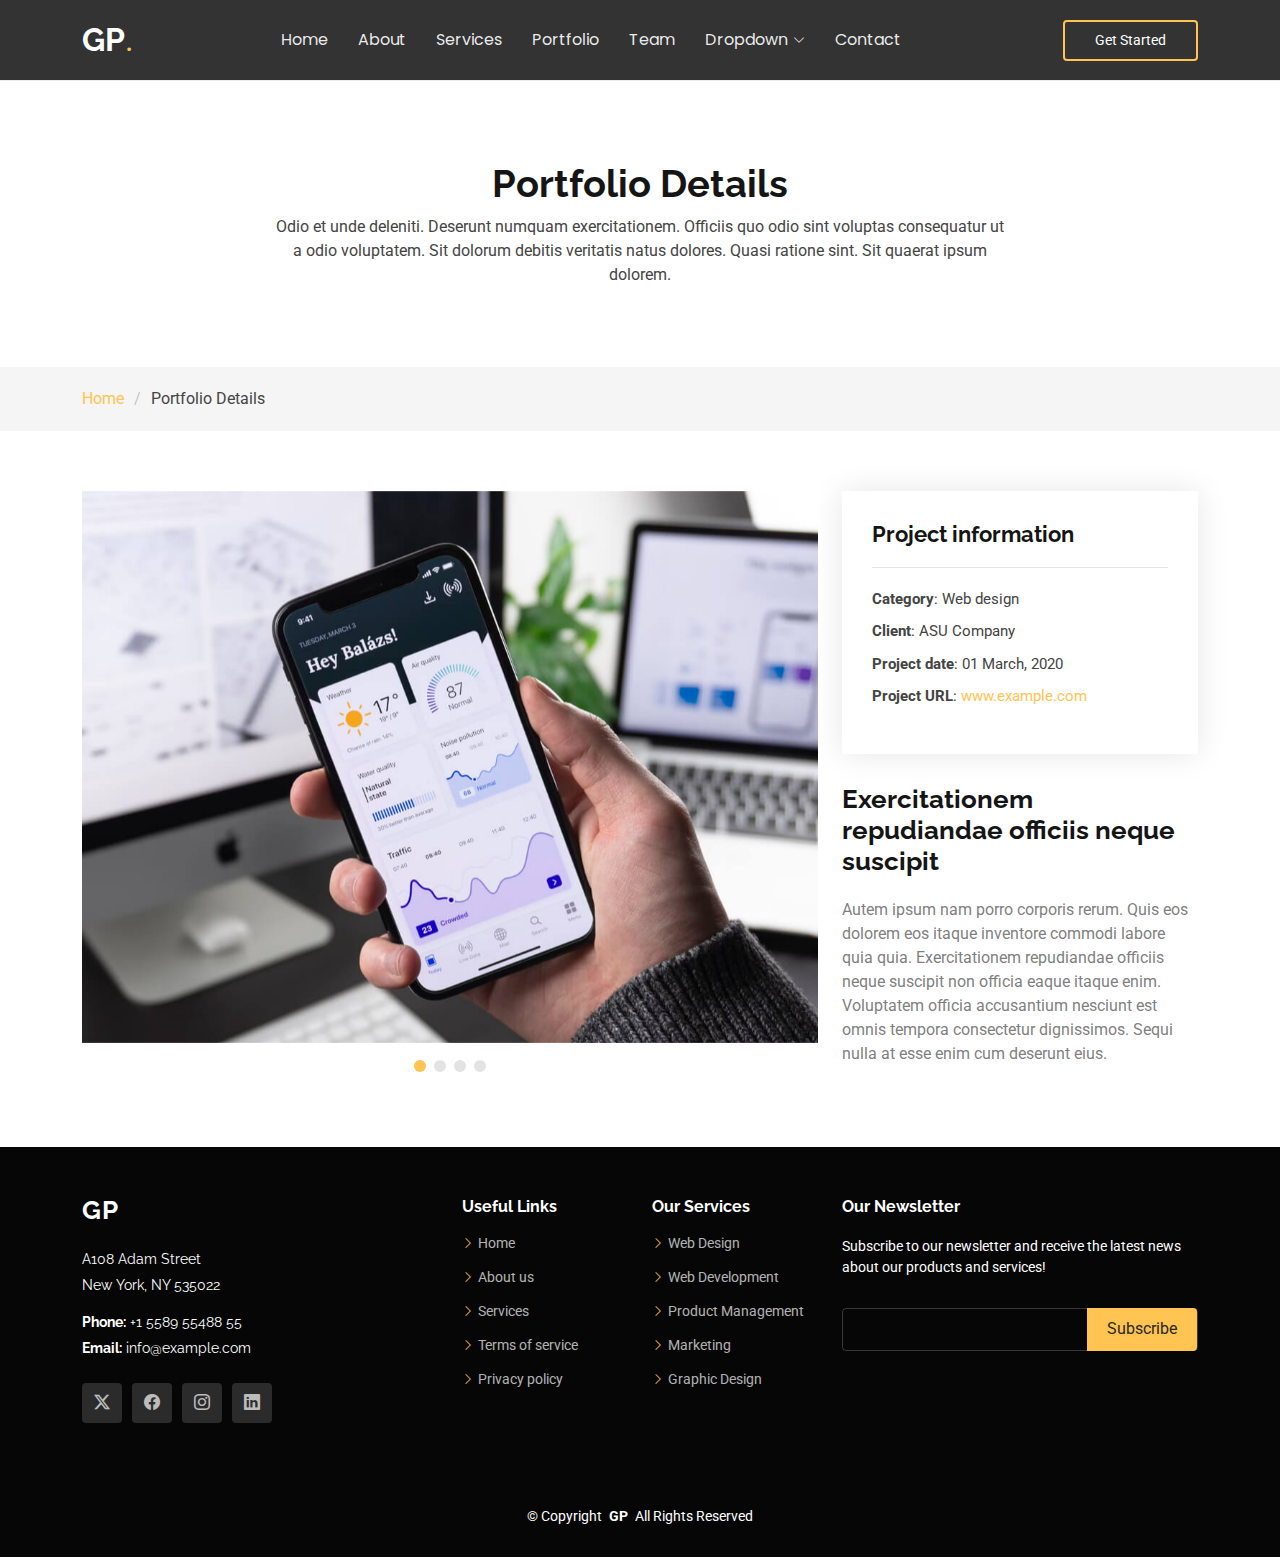
<file: portfolio-details.html>
<!DOCTYPE html>
<html lang="en">

<head>
  <meta charset="utf-8">
  <meta content="width=device-width, initial-scale=1.0" name="viewport">
  <title>Portfolio Details - Gp Bootstrap Template</title>
  <meta name="description" content="">
  <meta name="keywords" content="">

  <!-- Favicons -->
  <link href="assets/img/favicon.png" rel="icon">
  <link href="assets/img/apple-touch-icon.png" rel="apple-touch-icon">

  <!-- Fonts -->
  <link href="https://fonts.googleapis.com" rel="preconnect">
  <link href="https://fonts.gstatic.com" rel="preconnect" crossorigin>
  <link href="https://fonts.googleapis.com/css2?family=Roboto:ital,wght@0,100;0,300;0,400;0,500;0,700;0,900;1,100;1,300;1,400;1,500;1,700;1,900&family=Poppins:ital,wght@0,100;0,200;0,300;0,400;0,500;0,600;0,700;0,800;0,900;1,100;1,200;1,300;1,400;1,500;1,600;1,700;1,800;1,900&family=Raleway:ital,wght@0,100;0,200;0,300;0,400;0,500;0,600;0,700;0,800;0,900;1,100;1,200;1,300;1,400;1,500;1,600;1,700;1,800;1,900&display=swap" rel="stylesheet">

  <!-- Vendor CSS Files -->
  <link href="assets/vendor/bootstrap/css/bootstrap.min.css" rel="stylesheet">
  <link href="assets/vendor/bootstrap-icons/bootstrap-icons.css" rel="stylesheet">
  <link href="assets/vendor/aos/aos.css" rel="stylesheet">
  <link href="assets/vendor/swiper/swiper-bundle.min.css" rel="stylesheet">
  <link href="assets/vendor/glightbox/css/glightbox.min.css" rel="stylesheet">

  <!-- Main CSS File -->
  <link href="assets/css/main.css" rel="stylesheet">

  <!-- =======================================================
  * Template Name: Gp
  * Template URL: https://bootstrapmade.com/gp-free-multipurpose-html-bootstrap-template/
  * Updated: Aug 15 2024 with Bootstrap v5.3.3
  * Author: BootstrapMade.com
  * License: https://bootstrapmade.com/license/
  ======================================================== -->
</head>

<body class="portfolio-details-page">

  <header id="header" class="header d-flex align-items-center position-relative">
    <div class="container-fluid container-xl position-relative d-flex align-items-center justify-content-between">

      <a href="index.html" class="logo d-flex align-items-center me-auto me-lg-0">
        <!-- Uncomment the line below if you also wish to use an image logo -->
        <!-- <img src="assets/img/logo.png" alt=""> -->
        <h1 class="sitename">GP</h1>
        <span>.</span>
      </a>

      <nav id="navmenu" class="navmenu">
        <ul>
          <li><a href="#hero">Home<br></a></li>
          <li><a href="#about">About</a></li>
          <li><a href="#services">Services</a></li>
          <li><a href="#portfolio">Portfolio</a></li>
          <li><a href="#team">Team</a></li>
          <li class="dropdown"><a href="#"><span>Dropdown</span> <i class="bi bi-chevron-down toggle-dropdown"></i></a>
            <ul>
              <li><a href="#">Dropdown 1</a></li>
              <li class="dropdown"><a href="#"><span>Deep Dropdown</span> <i class="bi bi-chevron-down toggle-dropdown"></i></a>
                <ul>
                  <li><a href="#">Deep Dropdown 1</a></li>
                  <li><a href="#">Deep Dropdown 2</a></li>
                  <li><a href="#">Deep Dropdown 3</a></li>
                  <li><a href="#">Deep Dropdown 4</a></li>
                  <li><a href="#">Deep Dropdown 5</a></li>
                </ul>
              </li>
              <li><a href="#">Dropdown 2</a></li>
              <li><a href="#">Dropdown 3</a></li>
              <li><a href="#">Dropdown 4</a></li>
            </ul>
          </li>
          <li><a href="#contact">Contact</a></li>
        </ul>
        <i class="mobile-nav-toggle d-xl-none bi bi-list"></i>
      </nav>

      <a class="btn-getstarted" href="index.html#about">Get Started</a>

    </div>
  </header>

  <main class="main">

    <!-- Page Title -->
    <div class="page-title" data-aos="fade">
      <div class="heading">
        <div class="container">
          <div class="row d-flex justify-content-center text-center">
            <div class="col-lg-8">
              <h1>Portfolio Details</h1>
              <p class="mb-0">Odio et unde deleniti. Deserunt numquam exercitationem. Officiis quo odio sint voluptas consequatur ut a odio voluptatem. Sit dolorum debitis veritatis natus dolores. Quasi ratione sint. Sit quaerat ipsum dolorem.</p>
            </div>
          </div>
        </div>
      </div>
      <nav class="breadcrumbs">
        <div class="container">
          <ol>
            <li><a href="index.html">Home</a></li>
            <li class="current">Portfolio Details</li>
          </ol>
        </div>
      </nav>
    </div><!-- End Page Title -->

    <!-- Portfolio Details Section -->
    <section id="portfolio-details" class="portfolio-details section">

      <div class="container" data-aos="fade-up" data-aos-delay="100">

        <div class="row gy-4">

          <div class="col-lg-8">
            <div class="portfolio-details-slider swiper init-swiper">

              <script type="application/json" class="swiper-config">
                {
                  "loop": true,
                  "speed": 600,
                  "autoplay": {
                    "delay": 5000
                  },
                  "slidesPerView": "auto",
                  "pagination": {
                    "el": ".swiper-pagination",
                    "type": "bullets",
                    "clickable": true
                  }
                }
              </script>

              <div class="swiper-wrapper align-items-center">

                <div class="swiper-slide">
                  <img src="assets/img/portfolio/app-1.jpg" alt="">
                </div>

                <div class="swiper-slide">
                  <img src="assets/img/portfolio/product-1.jpg" alt="">
                </div>

                <div class="swiper-slide">
                  <img src="assets/img/portfolio/branding-1.jpg" alt="">
                </div>

                <div class="swiper-slide">
                  <img src="assets/img/portfolio/books-1.jpg" alt="">
                </div>

              </div>
              <div class="swiper-pagination"></div>
            </div>
          </div>

          <div class="col-lg-4">
            <div class="portfolio-info" data-aos="fade-up" data-aos-delay="200">
              <h3>Project information</h3>
              <ul>
                <li><strong>Category</strong>: Web design</li>
                <li><strong>Client</strong>: ASU Company</li>
                <li><strong>Project date</strong>: 01 March, 2020</li>
                <li><strong>Project URL</strong>: <a href="#">www.example.com</a></li>
              </ul>
            </div>
            <div class="portfolio-description" data-aos="fade-up" data-aos-delay="300">
              <h2>Exercitationem repudiandae officiis neque suscipit</h2>
              <p>
                Autem ipsum nam porro corporis rerum. Quis eos dolorem eos itaque inventore commodi labore quia quia. Exercitationem repudiandae officiis neque suscipit non officia eaque itaque enim. Voluptatem officia accusantium nesciunt est omnis tempora consectetur dignissimos. Sequi nulla at esse enim cum deserunt eius.
              </p>
            </div>
          </div>

        </div>

      </div>

    </section><!-- /Portfolio Details Section -->

  </main>

  <footer id="footer" class="footer dark-background">

    <div class="footer-top">
      <div class="container">
        <div class="row gy-4">
          <div class="col-lg-4 col-md-6 footer-about">
            <a href="index.html" class="logo d-flex align-items-center">
              <span class="sitename">GP</span>
            </a>
            <div class="footer-contact pt-3">
              <p>A108 Adam Street</p>
              <p>New York, NY 535022</p>
              <p class="mt-3"><strong>Phone:</strong> <span>+1 5589 55488 55</span></p>
              <p><strong>Email:</strong> <span>info@example.com</span></p>
            </div>
            <div class="social-links d-flex mt-4">
              <a href=""><i class="bi bi-twitter-x"></i></a>
              <a href=""><i class="bi bi-facebook"></i></a>
              <a href=""><i class="bi bi-instagram"></i></a>
              <a href=""><i class="bi bi-linkedin"></i></a>
            </div>
          </div>

          <div class="col-lg-2 col-md-3 footer-links">
            <h4>Useful Links</h4>
            <ul>
              <li><i class="bi bi-chevron-right"></i> <a href="#"> Home</a></li>
              <li><i class="bi bi-chevron-right"></i> <a href="#"> About us</a></li>
              <li><i class="bi bi-chevron-right"></i> <a href="#"> Services</a></li>
              <li><i class="bi bi-chevron-right"></i> <a href="#"> Terms of service</a></li>
              <li><i class="bi bi-chevron-right"></i> <a href="#"> Privacy policy</a></li>
            </ul>
          </div>

          <div class="col-lg-2 col-md-3 footer-links">
            <h4>Our Services</h4>
            <ul>
              <li><i class="bi bi-chevron-right"></i> <a href="#"> Web Design</a></li>
              <li><i class="bi bi-chevron-right"></i> <a href="#"> Web Development</a></li>
              <li><i class="bi bi-chevron-right"></i> <a href="#"> Product Management</a></li>
              <li><i class="bi bi-chevron-right"></i> <a href="#"> Marketing</a></li>
              <li><i class="bi bi-chevron-right"></i> <a href="#"> Graphic Design</a></li>
            </ul>
          </div>

          <div class="col-lg-4 col-md-12 footer-newsletter">
            <h4>Our Newsletter</h4>
            <p>Subscribe to our newsletter and receive the latest news about our products and services!</p>
            <form action="forms/newsletter.php" method="post" class="php-email-form">
              <div class="newsletter-form"><input type="email" name="email"><input type="submit" value="Subscribe"></div>
              <div class="loading">Loading</div>
              <div class="error-message"></div>
              <div class="sent-message">Your subscription request has been sent. Thank you!</div>
            </form>
          </div>

        </div>
      </div>
    </div>

    <div class="copyright">
      <div class="container text-center">
        <p>© <span>Copyright</span> <strong class="px-1 sitename">GP</strong> <span>All Rights Reserved</span></p>
      </div>
    </div>

  </footer>

  <!-- Scroll Top -->
  <a href="#" id="scroll-top" class="scroll-top d-flex align-items-center justify-content-center"><i class="bi bi-arrow-up-short"></i></a>

  <!-- Preloader -->
  <div id="preloader"></div>

  <!-- Vendor JS Files -->
  <script src="assets/vendor/bootstrap/js/bootstrap.bundle.min.js"></script>
  <script src="assets/vendor/php-email-form/validate.js"></script>
  <script src="assets/vendor/aos/aos.js"></script>
  <script src="assets/vendor/swiper/swiper-bundle.min.js"></script>
  <script src="assets/vendor/glightbox/js/glightbox.min.js"></script>
  <script src="assets/vendor/imagesloaded/imagesloaded.pkgd.min.js"></script>
  <script src="assets/vendor/isotope-layout/isotope.pkgd.min.js"></script>
  <script src="assets/vendor/purecounter/purecounter_vanilla.js"></script>

  <!-- Main JS File -->
  <script src="assets/js/main.js"></script>

</body>

</html>
</file>
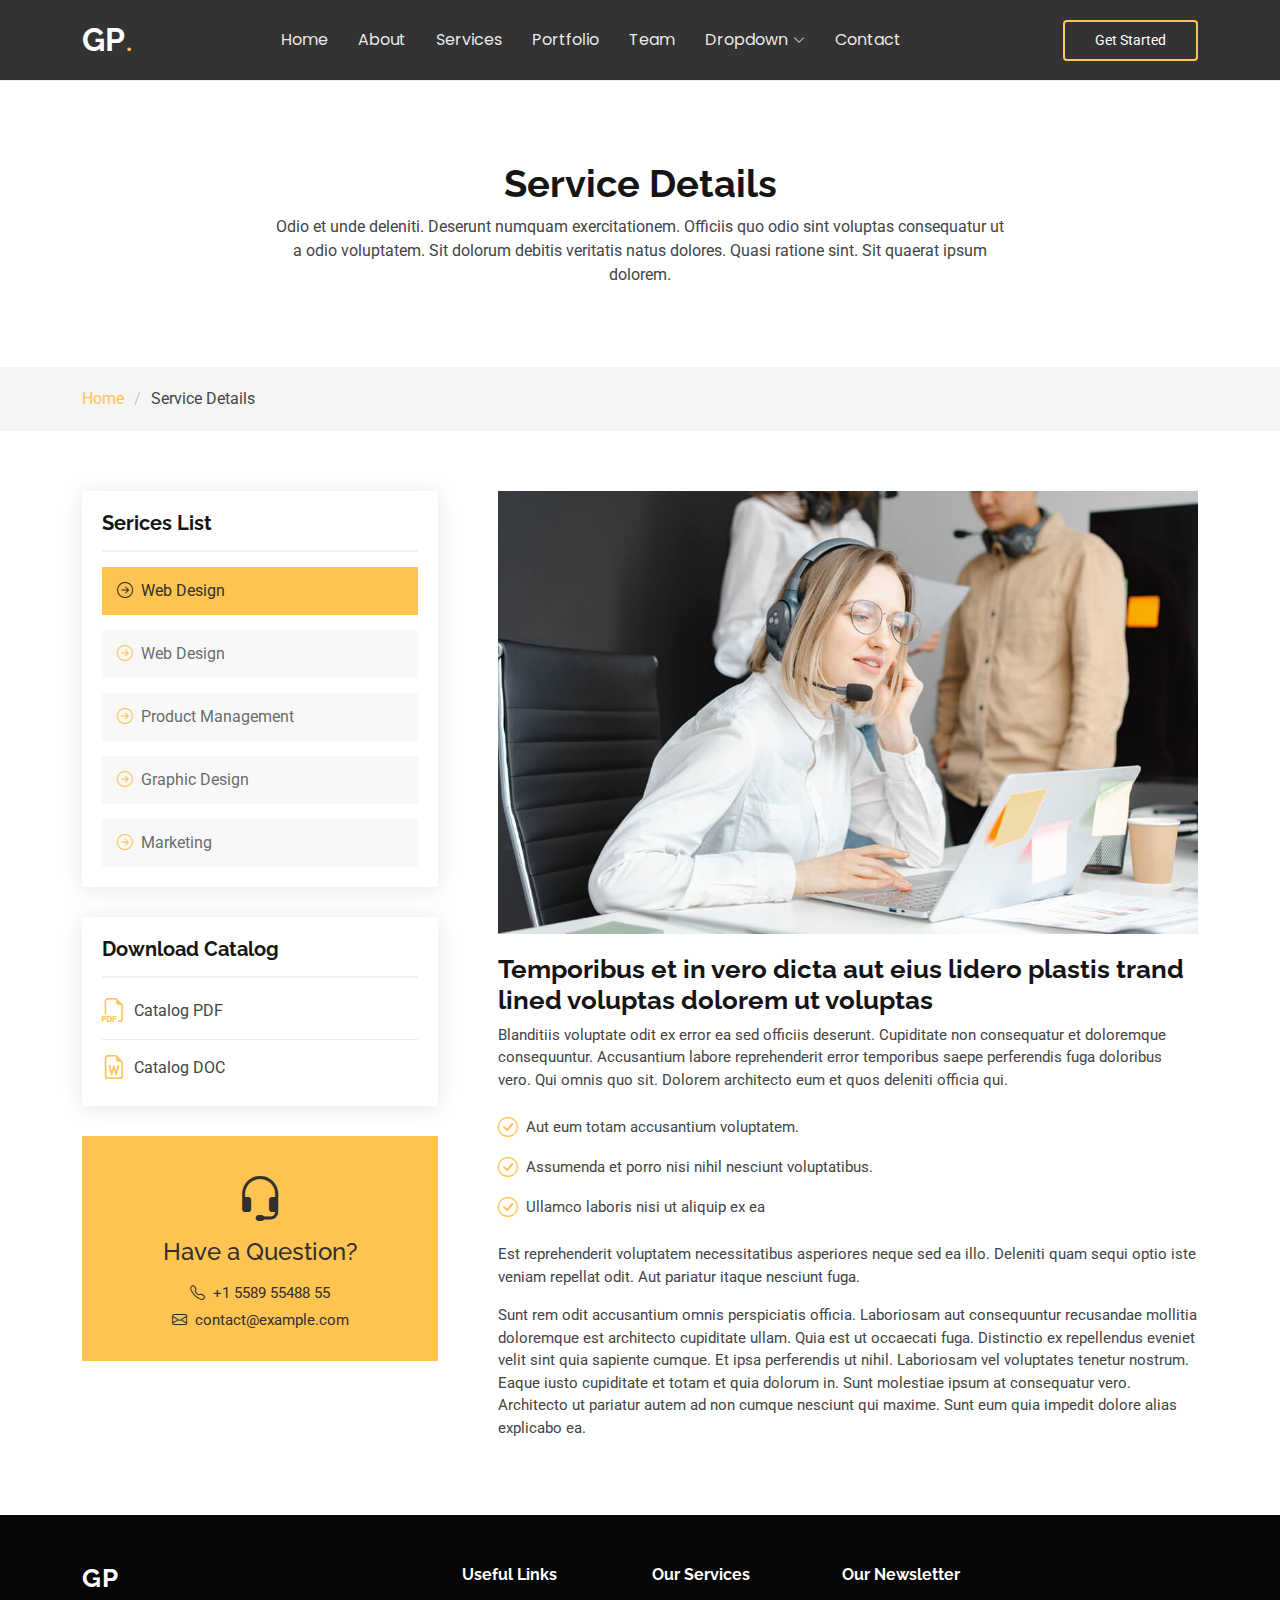
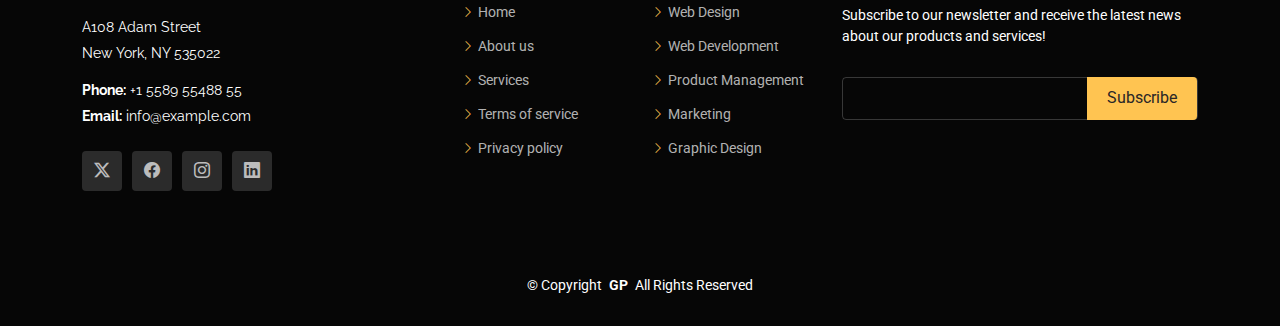
<file: service-details.html>
<!DOCTYPE html>
<html lang="en">

<head>
  <meta charset="utf-8">
  <meta content="width=device-width, initial-scale=1.0" name="viewport">
  <title>Service Details - Gp Bootstrap Template</title>
  <meta name="description" content="">
  <meta name="keywords" content="">

  <!-- Favicons -->
  <link href="assets/img/favicon.png" rel="icon">
  <link href="assets/img/apple-touch-icon.png" rel="apple-touch-icon">

  <!-- Fonts -->
  <link href="https://fonts.googleapis.com" rel="preconnect">
  <link href="https://fonts.gstatic.com" rel="preconnect" crossorigin>
  <link href="https://fonts.googleapis.com/css2?family=Roboto:ital,wght@0,100;0,300;0,400;0,500;0,700;0,900;1,100;1,300;1,400;1,500;1,700;1,900&family=Poppins:ital,wght@0,100;0,200;0,300;0,400;0,500;0,600;0,700;0,800;0,900;1,100;1,200;1,300;1,400;1,500;1,600;1,700;1,800;1,900&family=Raleway:ital,wght@0,100;0,200;0,300;0,400;0,500;0,600;0,700;0,800;0,900;1,100;1,200;1,300;1,400;1,500;1,600;1,700;1,800;1,900&display=swap" rel="stylesheet">

  <!-- Vendor CSS Files -->
  <link href="assets/vendor/bootstrap/css/bootstrap.min.css" rel="stylesheet">
  <link href="assets/vendor/bootstrap-icons/bootstrap-icons.css" rel="stylesheet">
  <link href="assets/vendor/aos/aos.css" rel="stylesheet">
  <link href="assets/vendor/swiper/swiper-bundle.min.css" rel="stylesheet">
  <link href="assets/vendor/glightbox/css/glightbox.min.css" rel="stylesheet">

  <!-- Main CSS File -->
  <link href="assets/css/main.css" rel="stylesheet">

  <!-- =======================================================
  * Template Name: Gp
  * Template URL: https://bootstrapmade.com/gp-free-multipurpose-html-bootstrap-template/
  * Updated: Aug 15 2024 with Bootstrap v5.3.3
  * Author: BootstrapMade.com
  * License: https://bootstrapmade.com/license/
  ======================================================== -->
</head>

<body class="service-details-page">

  <header id="header" class="header d-flex align-items-center position-relative">
    <div class="container-fluid container-xl position-relative d-flex align-items-center justify-content-between">

      <a href="index.html" class="logo d-flex align-items-center me-auto me-lg-0">
        <!-- Uncomment the line below if you also wish to use an image logo -->
        <!-- <img src="assets/img/logo.png" alt=""> -->
        <h1 class="sitename">GP</h1>
        <span>.</span>
      </a>

      <nav id="navmenu" class="navmenu">
        <ul>
          <li><a href="#hero">Home<br></a></li>
          <li><a href="#about">About</a></li>
          <li><a href="#services">Services</a></li>
          <li><a href="#portfolio">Portfolio</a></li>
          <li><a href="#team">Team</a></li>
          <li class="dropdown"><a href="#"><span>Dropdown</span> <i class="bi bi-chevron-down toggle-dropdown"></i></a>
            <ul>
              <li><a href="#">Dropdown 1</a></li>
              <li class="dropdown"><a href="#"><span>Deep Dropdown</span> <i class="bi bi-chevron-down toggle-dropdown"></i></a>
                <ul>
                  <li><a href="#">Deep Dropdown 1</a></li>
                  <li><a href="#">Deep Dropdown 2</a></li>
                  <li><a href="#">Deep Dropdown 3</a></li>
                  <li><a href="#">Deep Dropdown 4</a></li>
                  <li><a href="#">Deep Dropdown 5</a></li>
                </ul>
              </li>
              <li><a href="#">Dropdown 2</a></li>
              <li><a href="#">Dropdown 3</a></li>
              <li><a href="#">Dropdown 4</a></li>
            </ul>
          </li>
          <li><a href="#contact">Contact</a></li>
        </ul>
        <i class="mobile-nav-toggle d-xl-none bi bi-list"></i>
      </nav>

      <a class="btn-getstarted" href="index.html#about">Get Started</a>

    </div>
  </header>

  <main class="main">

    <!-- Page Title -->
    <div class="page-title" data-aos="fade">
      <div class="heading">
        <div class="container">
          <div class="row d-flex justify-content-center text-center">
            <div class="col-lg-8">
              <h1>Service Details</h1>
              <p class="mb-0">Odio et unde deleniti. Deserunt numquam exercitationem. Officiis quo odio sint voluptas consequatur ut a odio voluptatem. Sit dolorum debitis veritatis natus dolores. Quasi ratione sint. Sit quaerat ipsum dolorem.</p>
            </div>
          </div>
        </div>
      </div>
      <nav class="breadcrumbs">
        <div class="container">
          <ol>
            <li><a href="index.html">Home</a></li>
            <li class="current">Service Details</li>
          </ol>
        </div>
      </nav>
    </div><!-- End Page Title -->

    <!-- Service Details Section -->
    <section id="service-details" class="service-details section">

      <div class="container">

        <div class="row gy-5">

          <div class="col-lg-4" data-aos="fade-up" data-aos-delay="100">

            <div class="service-box">
              <h4>Serices List</h4>
              <div class="services-list">
                <a href="#" class="active"><i class="bi bi-arrow-right-circle"></i><span>Web Design</span></a>
                <a href="#"><i class="bi bi-arrow-right-circle"></i><span>Web Design</span></a>
                <a href="#"><i class="bi bi-arrow-right-circle"></i><span>Product Management</span></a>
                <a href="#"><i class="bi bi-arrow-right-circle"></i><span>Graphic Design</span></a>
                <a href="#"><i class="bi bi-arrow-right-circle"></i><span>Marketing</span></a>
              </div>
            </div><!-- End Services List -->

            <div class="service-box">
              <h4>Download Catalog</h4>
              <div class="download-catalog">
                <a href="#"><i class="bi bi-filetype-pdf"></i><span>Catalog PDF</span></a>
                <a href="#"><i class="bi bi-file-earmark-word"></i><span>Catalog DOC</span></a>
              </div>
            </div><!-- End Services List -->

            <div class="help-box d-flex flex-column justify-content-center align-items-center">
              <i class="bi bi-headset help-icon"></i>
              <h4>Have a Question?</h4>
              <p class="d-flex align-items-center mt-2 mb-0"><i class="bi bi-telephone me-2"></i> <span>+1 5589 55488 55</span></p>
              <p class="d-flex align-items-center mt-1 mb-0"><i class="bi bi-envelope me-2"></i> <a href="mailto:contact@example.com">contact@example.com</a></p>
            </div>

          </div>

          <div class="col-lg-8 ps-lg-5" data-aos="fade-up" data-aos-delay="200">
            <img src="assets/img/services.jpg" alt="" class="img-fluid services-img">
            <h3>Temporibus et in vero dicta aut eius lidero plastis trand lined voluptas dolorem ut voluptas</h3>
            <p>
              Blanditiis voluptate odit ex error ea sed officiis deserunt. Cupiditate non consequatur et doloremque consequuntur. Accusantium labore reprehenderit error temporibus saepe perferendis fuga doloribus vero. Qui omnis quo sit. Dolorem architecto eum et quos deleniti officia qui.
            </p>
            <ul>
              <li><i class="bi bi-check-circle"></i> <span>Aut eum totam accusantium voluptatem.</span></li>
              <li><i class="bi bi-check-circle"></i> <span>Assumenda et porro nisi nihil nesciunt voluptatibus.</span></li>
              <li><i class="bi bi-check-circle"></i> <span>Ullamco laboris nisi ut aliquip ex ea</span></li>
            </ul>
            <p>
              Est reprehenderit voluptatem necessitatibus asperiores neque sed ea illo. Deleniti quam sequi optio iste veniam repellat odit. Aut pariatur itaque nesciunt fuga.
            </p>
            <p>
              Sunt rem odit accusantium omnis perspiciatis officia. Laboriosam aut consequuntur recusandae mollitia doloremque est architecto cupiditate ullam. Quia est ut occaecati fuga. Distinctio ex repellendus eveniet velit sint quia sapiente cumque. Et ipsa perferendis ut nihil. Laboriosam vel voluptates tenetur nostrum. Eaque iusto cupiditate et totam et quia dolorum in. Sunt molestiae ipsum at consequatur vero. Architecto ut pariatur autem ad non cumque nesciunt qui maxime. Sunt eum quia impedit dolore alias explicabo ea.
            </p>
          </div>

        </div>

      </div>

    </section><!-- /Service Details Section -->

  </main>

  <footer id="footer" class="footer dark-background">

    <div class="footer-top">
      <div class="container">
        <div class="row gy-4">
          <div class="col-lg-4 col-md-6 footer-about">
            <a href="index.html" class="logo d-flex align-items-center">
              <span class="sitename">GP</span>
            </a>
            <div class="footer-contact pt-3">
              <p>A108 Adam Street</p>
              <p>New York, NY 535022</p>
              <p class="mt-3"><strong>Phone:</strong> <span>+1 5589 55488 55</span></p>
              <p><strong>Email:</strong> <span>info@example.com</span></p>
            </div>
            <div class="social-links d-flex mt-4">
              <a href=""><i class="bi bi-twitter-x"></i></a>
              <a href=""><i class="bi bi-facebook"></i></a>
              <a href=""><i class="bi bi-instagram"></i></a>
              <a href=""><i class="bi bi-linkedin"></i></a>
            </div>
          </div>

          <div class="col-lg-2 col-md-3 footer-links">
            <h4>Useful Links</h4>
            <ul>
              <li><i class="bi bi-chevron-right"></i> <a href="#"> Home</a></li>
              <li><i class="bi bi-chevron-right"></i> <a href="#"> About us</a></li>
              <li><i class="bi bi-chevron-right"></i> <a href="#"> Services</a></li>
              <li><i class="bi bi-chevron-right"></i> <a href="#"> Terms of service</a></li>
              <li><i class="bi bi-chevron-right"></i> <a href="#"> Privacy policy</a></li>
            </ul>
          </div>

          <div class="col-lg-2 col-md-3 footer-links">
            <h4>Our Services</h4>
            <ul>
              <li><i class="bi bi-chevron-right"></i> <a href="#"> Web Design</a></li>
              <li><i class="bi bi-chevron-right"></i> <a href="#"> Web Development</a></li>
              <li><i class="bi bi-chevron-right"></i> <a href="#"> Product Management</a></li>
              <li><i class="bi bi-chevron-right"></i> <a href="#"> Marketing</a></li>
              <li><i class="bi bi-chevron-right"></i> <a href="#"> Graphic Design</a></li>
            </ul>
          </div>

          <div class="col-lg-4 col-md-12 footer-newsletter">
            <h4>Our Newsletter</h4>
            <p>Subscribe to our newsletter and receive the latest news about our products and services!</p>
            <form action="forms/newsletter.php" method="post" class="php-email-form">
              <div class="newsletter-form"><input type="email" name="email"><input type="submit" value="Subscribe"></div>
              <div class="loading">Loading</div>
              <div class="error-message"></div>
              <div class="sent-message">Your subscription request has been sent. Thank you!</div>
            </form>
          </div>

        </div>
      </div>
    </div>

    <div class="copyright">
      <div class="container text-center">
        <p>© <span>Copyright</span> <strong class="px-1 sitename">GP</strong> <span>All Rights Reserved</span></p>
      </div>
    </div>

  </footer>

  <!-- Scroll Top -->
  <a href="#" id="scroll-top" class="scroll-top d-flex align-items-center justify-content-center"><i class="bi bi-arrow-up-short"></i></a>

  <!-- Preloader -->
  <div id="preloader"></div>

  <!-- Vendor JS Files -->
  <script src="assets/vendor/bootstrap/js/bootstrap.bundle.min.js"></script>
  <script src="assets/vendor/php-email-form/validate.js"></script>
  <script src="assets/vendor/aos/aos.js"></script>
  <script src="assets/vendor/swiper/swiper-bundle.min.js"></script>
  <script src="assets/vendor/glightbox/js/glightbox.min.js"></script>
  <script src="assets/vendor/imagesloaded/imagesloaded.pkgd.min.js"></script>
  <script src="assets/vendor/isotope-layout/isotope.pkgd.min.js"></script>
  <script src="assets/vendor/purecounter/purecounter_vanilla.js"></script>

  <!-- Main JS File -->
  <script src="assets/js/main.js"></script>

</body>

</html>
</file>
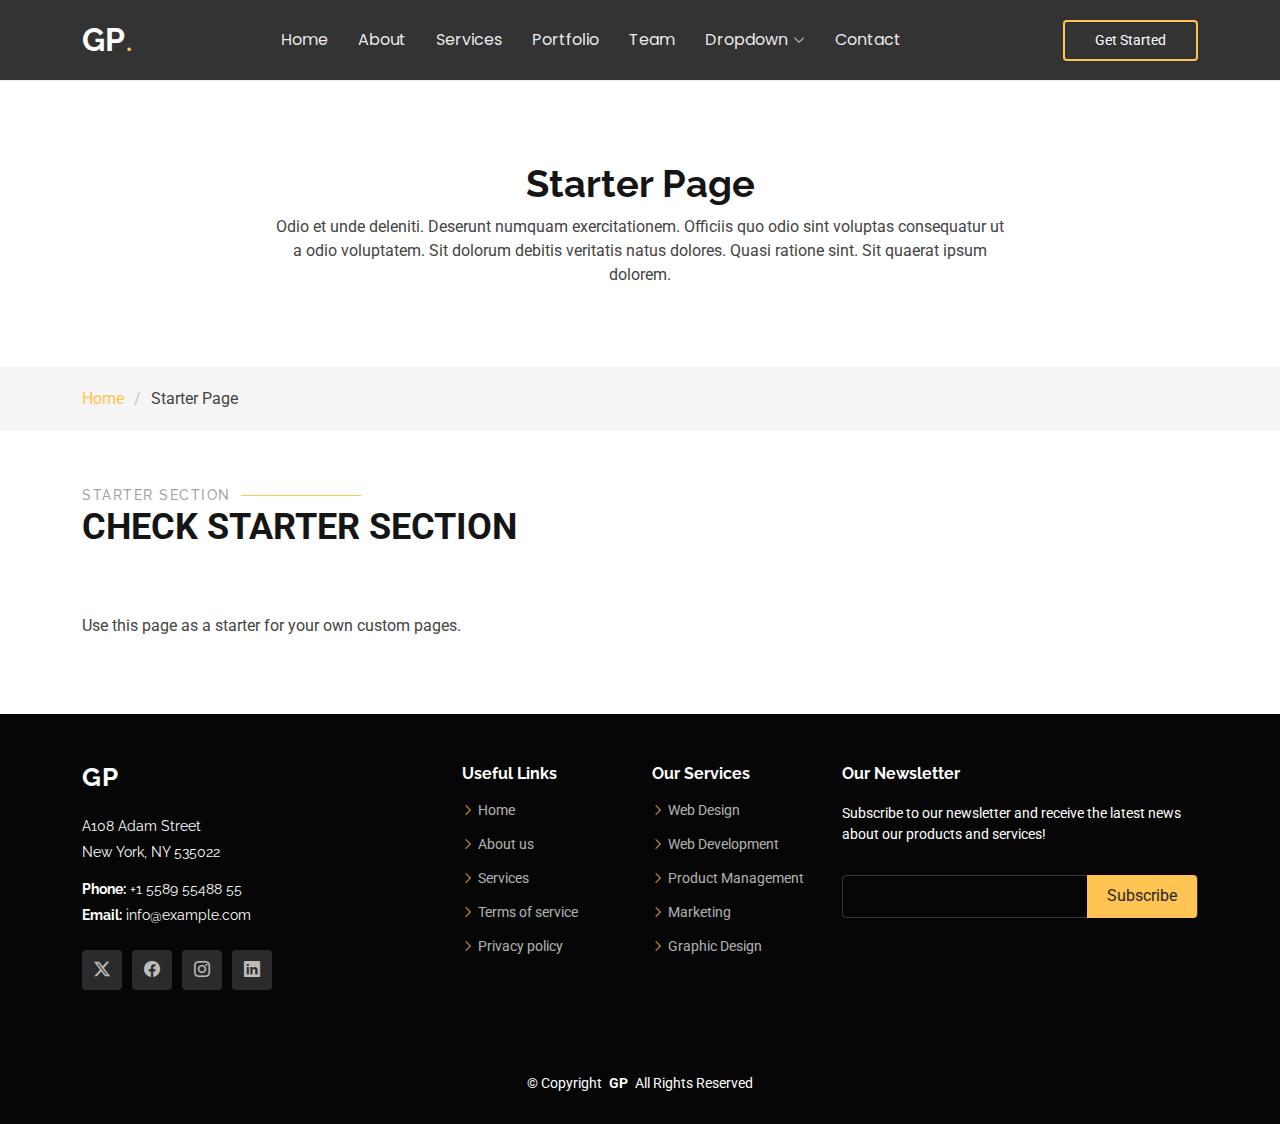
<file: starter-page.html>
<!DOCTYPE html>
<html lang="en">

<head>
  <meta charset="utf-8">
  <meta content="width=device-width, initial-scale=1.0" name="viewport">
  <title>Starter Page - Gp Bootstrap Template</title>
  <meta name="description" content="">
  <meta name="keywords" content="">

  <!-- Favicons -->
  <link href="assets/img/favicon.png" rel="icon">
  <link href="assets/img/apple-touch-icon.png" rel="apple-touch-icon">

  <!-- Fonts -->
  <link href="https://fonts.googleapis.com" rel="preconnect">
  <link href="https://fonts.gstatic.com" rel="preconnect" crossorigin>
  <link href="https://fonts.googleapis.com/css2?family=Roboto:ital,wght@0,100;0,300;0,400;0,500;0,700;0,900;1,100;1,300;1,400;1,500;1,700;1,900&family=Poppins:ital,wght@0,100;0,200;0,300;0,400;0,500;0,600;0,700;0,800;0,900;1,100;1,200;1,300;1,400;1,500;1,600;1,700;1,800;1,900&family=Raleway:ital,wght@0,100;0,200;0,300;0,400;0,500;0,600;0,700;0,800;0,900;1,100;1,200;1,300;1,400;1,500;1,600;1,700;1,800;1,900&display=swap" rel="stylesheet">

  <!-- Vendor CSS Files -->
  <link href="assets/vendor/bootstrap/css/bootstrap.min.css" rel="stylesheet">
  <link href="assets/vendor/bootstrap-icons/bootstrap-icons.css" rel="stylesheet">
  <link href="assets/vendor/aos/aos.css" rel="stylesheet">
  <link href="assets/vendor/swiper/swiper-bundle.min.css" rel="stylesheet">
  <link href="assets/vendor/glightbox/css/glightbox.min.css" rel="stylesheet">

  <!-- Main CSS File -->
  <link href="assets/css/main.css" rel="stylesheet">

  <!-- =======================================================
  * Template Name: Gp
  * Template URL: https://bootstrapmade.com/gp-free-multipurpose-html-bootstrap-template/
  * Updated: Aug 15 2024 with Bootstrap v5.3.3
  * Author: BootstrapMade.com
  * License: https://bootstrapmade.com/license/
  ======================================================== -->
</head>

<body class="starter-page-page">

  <header id="header" class="header d-flex align-items-center position-relative">
    <div class="container-fluid container-xl position-relative d-flex align-items-center justify-content-between">

      <a href="index.html" class="logo d-flex align-items-center me-auto me-lg-0">
        <!-- Uncomment the line below if you also wish to use an image logo -->
        <!-- <img src="assets/img/logo.png" alt=""> -->
        <h1 class="sitename">GP</h1>
        <span>.</span>
      </a>

      <nav id="navmenu" class="navmenu">
        <ul>
          <li><a href="#hero">Home<br></a></li>
          <li><a href="#about">About</a></li>
          <li><a href="#services">Services</a></li>
          <li><a href="#portfolio">Portfolio</a></li>
          <li><a href="#team">Team</a></li>
          <li class="dropdown"><a href="#"><span>Dropdown</span> <i class="bi bi-chevron-down toggle-dropdown"></i></a>
            <ul>
              <li><a href="#">Dropdown 1</a></li>
              <li class="dropdown"><a href="#"><span>Deep Dropdown</span> <i class="bi bi-chevron-down toggle-dropdown"></i></a>
                <ul>
                  <li><a href="#">Deep Dropdown 1</a></li>
                  <li><a href="#">Deep Dropdown 2</a></li>
                  <li><a href="#">Deep Dropdown 3</a></li>
                  <li><a href="#">Deep Dropdown 4</a></li>
                  <li><a href="#">Deep Dropdown 5</a></li>
                </ul>
              </li>
              <li><a href="#">Dropdown 2</a></li>
              <li><a href="#">Dropdown 3</a></li>
              <li><a href="#">Dropdown 4</a></li>
            </ul>
          </li>
          <li><a href="#contact">Contact</a></li>
        </ul>
        <i class="mobile-nav-toggle d-xl-none bi bi-list"></i>
      </nav>

      <a class="btn-getstarted" href="index.html#about">Get Started</a>

    </div>
  </header>

  <main class="main">

    <!-- Page Title -->
    <div class="page-title" data-aos="fade">
      <div class="heading">
        <div class="container">
          <div class="row d-flex justify-content-center text-center">
            <div class="col-lg-8">
              <h1>Starter Page</h1>
              <p class="mb-0">Odio et unde deleniti. Deserunt numquam exercitationem. Officiis quo odio sint voluptas consequatur ut a odio voluptatem. Sit dolorum debitis veritatis natus dolores. Quasi ratione sint. Sit quaerat ipsum dolorem.</p>
            </div>
          </div>
        </div>
      </div>
      <nav class="breadcrumbs">
        <div class="container">
          <ol>
            <li><a href="index.html">Home</a></li>
            <li class="current">Starter Page</li>
          </ol>
        </div>
      </nav>
    </div><!-- End Page Title -->

    <!-- Starter Section Section -->
    <section id="starter-section" class="starter-section section">

      <!-- Section Title -->
      <div class="container section-title" data-aos="fade-up">
        <h2>Starter Section</h2>
        <p>Check Starter Section<br></p>
      </div><!-- End Section Title -->

      <div class="container" data-aos="fade-up">
        <p>Use this page as a starter for your own custom pages.</p>
      </div>

    </section><!-- /Starter Section Section -->

  </main>

  <footer id="footer" class="footer dark-background">

    <div class="footer-top">
      <div class="container">
        <div class="row gy-4">
          <div class="col-lg-4 col-md-6 footer-about">
            <a href="index.html" class="logo d-flex align-items-center">
              <span class="sitename">GP</span>
            </a>
            <div class="footer-contact pt-3">
              <p>A108 Adam Street</p>
              <p>New York, NY 535022</p>
              <p class="mt-3"><strong>Phone:</strong> <span>+1 5589 55488 55</span></p>
              <p><strong>Email:</strong> <span>info@example.com</span></p>
            </div>
            <div class="social-links d-flex mt-4">
              <a href=""><i class="bi bi-twitter-x"></i></a>
              <a href=""><i class="bi bi-facebook"></i></a>
              <a href=""><i class="bi bi-instagram"></i></a>
              <a href=""><i class="bi bi-linkedin"></i></a>
            </div>
          </div>

          <div class="col-lg-2 col-md-3 footer-links">
            <h4>Useful Links</h4>
            <ul>
              <li><i class="bi bi-chevron-right"></i> <a href="#"> Home</a></li>
              <li><i class="bi bi-chevron-right"></i> <a href="#"> About us</a></li>
              <li><i class="bi bi-chevron-right"></i> <a href="#"> Services</a></li>
              <li><i class="bi bi-chevron-right"></i> <a href="#"> Terms of service</a></li>
              <li><i class="bi bi-chevron-right"></i> <a href="#"> Privacy policy</a></li>
            </ul>
          </div>

          <div class="col-lg-2 col-md-3 footer-links">
            <h4>Our Services</h4>
            <ul>
              <li><i class="bi bi-chevron-right"></i> <a href="#"> Web Design</a></li>
              <li><i class="bi bi-chevron-right"></i> <a href="#"> Web Development</a></li>
              <li><i class="bi bi-chevron-right"></i> <a href="#"> Product Management</a></li>
              <li><i class="bi bi-chevron-right"></i> <a href="#"> Marketing</a></li>
              <li><i class="bi bi-chevron-right"></i> <a href="#"> Graphic Design</a></li>
            </ul>
          </div>

          <div class="col-lg-4 col-md-12 footer-newsletter">
            <h4>Our Newsletter</h4>
            <p>Subscribe to our newsletter and receive the latest news about our products and services!</p>
            <form action="forms/newsletter.php" method="post" class="php-email-form">
              <div class="newsletter-form"><input type="email" name="email"><input type="submit" value="Subscribe"></div>
              <div class="loading">Loading</div>
              <div class="error-message"></div>
              <div class="sent-message">Your subscription request has been sent. Thank you!</div>
            </form>
          </div>

        </div>
      </div>
    </div>

    <div class="copyright">
      <div class="container text-center">
        <p>© <span>Copyright</span> <strong class="px-1 sitename">GP</strong> <span>All Rights Reserved</span></p>
      </div>
    </div>

  </footer>

  <!-- Scroll Top -->
  <a href="#" id="scroll-top" class="scroll-top d-flex align-items-center justify-content-center"><i class="bi bi-arrow-up-short"></i></a>

  <!-- Preloader -->
  <div id="preloader"></div>

  <!-- Vendor JS Files -->
  <script src="assets/vendor/bootstrap/js/bootstrap.bundle.min.js"></script>
  <script src="assets/vendor/php-email-form/validate.js"></script>
  <script src="assets/vendor/aos/aos.js"></script>
  <script src="assets/vendor/swiper/swiper-bundle.min.js"></script>
  <script src="assets/vendor/glightbox/js/glightbox.min.js"></script>
  <script src="assets/vendor/imagesloaded/imagesloaded.pkgd.min.js"></script>
  <script src="assets/vendor/isotope-layout/isotope.pkgd.min.js"></script>
  <script src="assets/vendor/purecounter/purecounter_vanilla.js"></script>

  <!-- Main JS File -->
  <script src="assets/js/main.js"></script>

</body>

</html>
</file>
<file: assets/css/main.css>
/**
* Template Name: Gp
* Template URL: https://bootstrapmade.com/gp-free-multipurpose-html-bootstrap-template/
* Updated: Aug 15 2024 with Bootstrap v5.3.3
* Author: BootstrapMade.com
* License: https://bootstrapmade.com/license/
*/

/*--------------------------------------------------------------
# Font & Color Variables
# Help: https://bootstrapmade.com/color-system/
--------------------------------------------------------------*/
/* Fonts */
:root {
  --default-font: "Roboto",  system-ui, -apple-system, "Segoe UI", Roboto, "Helvetica Neue", Arial, "Noto Sans", "Liberation Sans", sans-serif, "Apple Color Emoji", "Segoe UI Emoji", "Segoe UI Symbol", "Noto Color Emoji";
  --heading-font: "Raleway",  sans-serif;
  --nav-font: "Poppins",  sans-serif;
}

/* Global Colors - The following color variables are used throughout the website. Updating them here will change the color scheme of the entire website */
:root { 
  --background-color: #ffffff; /* Background color for the entire website, including individual sections */
  --default-color: #444444; /* Default color used for the majority of the text content across the entire website */
  --heading-color: #151515; /* Color for headings, subheadings and title throughout the website */
  --accent-color: #ffc451; /* Accent color that represents your brand on the website. It's used for buttons, links, and other elements that need to stand out */
  --surface-color: #ffffff; /* The surface color is used as a background of boxed elements within sections, such as cards, icon boxes, or other elements that require a visual separation from the global background. */
  --contrast-color: #312f2f; /* Contrast color for text, ensuring readability against backgrounds of accent, heading, or default colors. */
}

/* Nav Menu Colors - The following color variables are used specifically for the navigation menu. They are separate from the global colors to allow for more customization options */
:root {
  --nav-color: rgba(255, 255, 255, 0.905);  /* The default color of the main navmenu links */
  --nav-hover-color: #ffc451; /* Applied to main navmenu links when they are hovered over or active */
  --nav-mobile-background-color: #ffffff; /* Used as the background color for mobile navigation menu */
  --nav-dropdown-background-color: #ffffff; /* Used as the background color for dropdown items that appear when hovering over primary navigation items */
  --nav-dropdown-color: #212529; /* Used for navigation links of the dropdown items in the navigation menu. */
  --nav-dropdown-hover-color: #ffc451; /* Similar to --nav-hover-color, this color is applied to dropdown navigation links when they are hovered over. */
}

/* Color Presets - These classes override global colors when applied to any section or element, providing reuse of the sam color scheme. */

.light-background {
  --background-color: #f9f9f9;
  --surface-color: #ffffff;
}

.dark-background {
  --background-color: #060606;
  --default-color: #ffffff;
  --heading-color: #ffffff;
  --surface-color: #252525;
  --contrast-color: #2a2727;
}

/* Smooth scroll */
:root {
  scroll-behavior: smooth;
}

/*--------------------------------------------------------------
# General Styling & Shared Classes
--------------------------------------------------------------*/
body {
  color: var(--default-color);
  background-color: var(--background-color);
  font-family: var(--default-font);
}

a {
  color: var(--accent-color);
  text-decoration: none;
  transition: 0.3s;
}

a:hover {
  color: color-mix(in srgb, var(--accent-color), transparent 25%);
  text-decoration: none;
}

h1,
h2,
h3,
h4,
h5,
h6 {
  color: var(--heading-color);
  font-family: var(--heading-font);
}

/* PHP Email Form Messages
------------------------------*/
.php-email-form .error-message {
  display: none;
  background: #df1529;
  color: #ffffff;
  text-align: left;
  padding: 15px;
  margin-bottom: 24px;
  font-weight: 600;
}

.php-email-form .sent-message {
  display: none;
  color: #ffffff;
  background: #059652;
  text-align: center;
  padding: 15px;
  margin-bottom: 24px;
  font-weight: 600;
}

.php-email-form .loading {
  display: none;
  background: var(--surface-color);
  text-align: center;
  padding: 15px;
  margin-bottom: 24px;
}

.php-email-form .loading:before {
  content: "";
  display: inline-block;
  border-radius: 50%;
  width: 24px;
  height: 24px;
  margin: 0 10px -6px 0;
  border: 3px solid var(--accent-color);
  border-top-color: var(--surface-color);
  animation: php-email-form-loading 1s linear infinite;
}

@keyframes php-email-form-loading {
  0% {
    transform: rotate(0deg);
  }

  100% {
    transform: rotate(360deg);
  }
}

/*--------------------------------------------------------------
# Global Header
--------------------------------------------------------------*/
.header {
  --background-color: rgba(0, 0, 0, 0.8);
  --heading-color: #ffffff;
  --contrast-color: #ffffff;
  color: var(--default-color);
  background-color: var(--background-color);
  padding: 10px 0;
  transition: all 0.5s;
  z-index: 997;
}

.header .logo {
  line-height: 1;
}

.header .logo img {
  max-height: 36px;
  margin-right: 8px;
}

.header .logo h1 {
  font-size: 32px;
  margin: 0;
  font-weight: 700;
  color: var(--heading-color);
}

.header .logo span {
  color: var(--accent-color);
  font-size: 32px;
}

.header .btn-getstarted,
.header .btn-getstarted:focus {
  color: var(--contrast-color);
  font-size: 14px;
  padding: 8px 30px;
  margin: 0 0 0 30px;
  border-radius: 4px;
  transition: 0.3s;
  border: 2px solid var(--accent-color);
}

.header .btn-getstarted:hover,
.header .btn-getstarted:focus:hover {
  color: var(--default-color);
  background: var(--accent-color);
}

@media (max-width: 1200px) {
  .header .logo {
    order: 1;
  }

  .header .btn-getstarted {
    order: 2;
    margin: 0 15px 0 0;
    padding: 6px 15px;
  }

  .header .navmenu {
    order: 3;
  }
}

.scrolled .header {
  box-shadow: 0px 0 18px rgba(0, 0, 0, 0.1);
}

/* Index Page Header
------------------------------*/
.index-page .header {
  --background-color: rgba(0, 0, 0, 0);
}

/* Index Page Header on Scroll
------------------------------*/
.index-page.scrolled .header {
  --background-color: rgba(0, 0, 0, 0.8);
}

/*--------------------------------------------------------------
# Navigation Menu
--------------------------------------------------------------*/
/* Navmenu - Desktop */
@media (min-width: 1200px) {
  .navmenu {
    padding: 0;
  }

  .navmenu ul {
    margin: 0;
    padding: 0;
    display: flex;
    list-style: none;
    align-items: center;
  }

  .navmenu li {
    position: relative;
  }

  .navmenu a,
  .navmenu a:focus {
    color: var(--nav-color);
    padding: 18px 15px;
    font-size: 16px;
    font-family: var(--nav-font);
    font-weight: 400;
    display: flex;
    align-items: center;
    justify-content: space-between;
    white-space: nowrap;
    transition: 0.3s;
  }

  .navmenu a i,
  .navmenu a:focus i {
    font-size: 12px;
    line-height: 0;
    margin-left: 5px;
    transition: 0.3s;
  }

  .navmenu li:last-child a {
    padding-right: 0;
  }

  .navmenu li:hover>a,
  .navmenu .active,
  .navmenu .active:focus {
    color: var(--nav-hover-color);
  }

  .navmenu .dropdown ul {
    margin: 0;
    padding: 10px 0;
    background: var(--nav-dropdown-background-color);
    display: block;
    position: absolute;
    visibility: hidden;
    left: 14px;
    top: 130%;
    opacity: 0;
    transition: 0.3s;
    border-radius: 0;
    z-index: 99;
    box-shadow: 0px 0px 30px rgba(0, 0, 0, 0.1);
  }

  .navmenu .dropdown ul li {
    min-width: 200px;
  }

  .navmenu .dropdown ul a {
    padding: 10px 20px;
    font-size: 15px;
    text-transform: none;
    color: var(--nav-dropdown-color);
  }

  .navmenu .dropdown ul a i {
    font-size: 12px;
  }

  .navmenu .dropdown ul a:hover,
  .navmenu .dropdown ul .active:hover,
  .navmenu .dropdown ul li:hover>a {
    background-color: var(--nav-dropdown-hover-color);
  }

  .navmenu .dropdown:hover>ul {
    opacity: 1;
    top: 100%;
    visibility: visible;
  }

  .navmenu .dropdown .dropdown ul {
    top: 0;
    left: -90%;
    visibility: hidden;
  }

  .navmenu .dropdown .dropdown:hover>ul {
    opacity: 1;
    top: 0;
    left: -100%;
    visibility: visible;
  }
}

/* Navmenu - Mobile */
@media (max-width: 1199px) {
  .mobile-nav-toggle {
    color: var(--nav-color);
    font-size: 28px;
    line-height: 0;
    margin-right: 10px;
    cursor: pointer;
    transition: color 0.3s;
  }

  .navmenu {
    padding: 0;
    z-index: 9997;
  }

  .navmenu ul {
    display: none;
    list-style: none;
    position: absolute;
    inset: 60px 20px 20px 20px;
    padding: 10px 0;
    margin: 0;
    border-radius: 6px;
    background-color: var(--nav-mobile-background-color);
    overflow-y: auto;
    transition: 0.3s;
    z-index: 9998;
    box-shadow: 0px 0px 30px rgba(0, 0, 0, 0.1);
  }

  .navmenu a,
  .navmenu a:focus {
    color: var(--nav-dropdown-color);
    padding: 10px 20px;
    font-family: var(--nav-font);
    font-size: 17px;
    font-weight: 500;
    display: flex;
    align-items: center;
    justify-content: space-between;
    white-space: nowrap;
    transition: 0.3s;
  }

  .navmenu a i,
  .navmenu a:focus i {
    font-size: 12px;
    line-height: 0;
    margin-left: 5px;
    width: 30px;
    height: 30px;
    display: flex;
    align-items: center;
    justify-content: center;
    border-radius: 50%;
    transition: 0.3s;
    background-color: color-mix(in srgb, var(--accent-color), white 90%);
  }

  .navmenu a i:hover,
  .navmenu a:focus i:hover {
    background-color: color-mix(in srgb, var(--accent-color), white 90%);
  }

  .navmenu a:hover,
  .navmenu .active,
  .navmenu .active:focus {
    background-color: var(--nav-dropdown-hover-color);
  }

  .navmenu .active i,
  .navmenu .active:focus i {
    transform: rotate(180deg);
  }

  .navmenu .dropdown ul {
    position: static;
    display: none;
    z-index: 99;
    padding: 10px 0;
    margin: 10px 20px;
    background-color: var(--nav-dropdown-background-color);
    border: 1px solid color-mix(in srgb, var(--default-color), transparent 90%);
    box-shadow: none;
    transition: all 0.5s ease-in-out;
  }

  .navmenu .dropdown ul ul {
    background-color: rgba(33, 37, 41, 0.1);
  }

  .navmenu .dropdown>.dropdown-active {
    display: block;
    background-color: rgba(33, 37, 41, 0.03);
  }

  .mobile-nav-active {
    overflow: hidden;
  }

  .mobile-nav-active .mobile-nav-toggle {
    color: #fff;
    position: absolute;
    font-size: 32px;
    top: 15px;
    right: 15px;
    margin-right: 0;
    z-index: 9999;
  }

  .mobile-nav-active .navmenu {
    position: fixed;
    overflow: hidden;
    inset: 0;
    background: rgba(33, 37, 41, 0.8);
    transition: 0.3s;
  }

  .mobile-nav-active .navmenu>ul {
    display: block;
  }
}

/*--------------------------------------------------------------
# Global Footer
--------------------------------------------------------------*/
.footer {
  color: var(--default-color);
  background-color: var(--background-color);
  font-size: 14px;
  position: relative;
}

.footer .footer-top {
  padding: 50px 0;
  background-color: color-mix(in srgb, var(--footer-background-color) 90%, white 10%);
}

.footer .footer-about .logo {
  line-height: 1;
  margin-bottom: 10px;
}

.footer .footer-about .logo img {
  max-height: 40px;
  margin-right: 6px;
}

.footer .footer-about .logo span {
  font-size: 26px;
  font-weight: 700;
  letter-spacing: 1px;
  font-family: var(--heading-font);
  color: var(--heading-color);
}

.footer .footer-about p {
  font-size: 14px;
  font-family: var(--heading-font);
}

.footer .social-links a {
  color: color-mix(in srgb, var(--default-color), transparent 30%);
  background-color: color-mix(in srgb, var(--default-color) 5%, white 10%);
  display: flex;
  align-items: center;
  justify-content: center;
  width: 40px;
  height: 40px;
  border-radius: 4px;
  font-size: 16px;
  margin-right: 10px;
  transition: 0.3s;
}

.footer .social-links a:hover {
  color: var(--contrast-color);
  background-color: var(--accent-color);
}

.footer h4 {
  font-size: 16px;
  font-weight: bold;
  position: relative;
  padding-bottom: 12px;
}

.footer .footer-links {
  margin-bottom: 30px;
}

.footer .footer-links ul {
  list-style: none;
  padding: 0;
  margin: 0;
}

.footer .footer-links ul i {
  margin-right: 4px;
  font-size: 12px;
  line-height: 0;
  color: var(--accent-color);
}

.footer .footer-links ul li {
  padding: 10px 0;
  display: flex;
  align-items: center;
}

.footer .footer-links ul li:first-child {
  padding-top: 0;
}

.footer .footer-links ul a {
  color: color-mix(in srgb, var(--default-color), transparent 30%);
  display: inline-block;
  line-height: 1;
}

.footer .footer-links ul a:hover {
  color: var(--accent-color);
}

.footer .footer-contact p {
  margin-bottom: 5px;
}

.footer .footer-newsletter .newsletter-form {
  margin-top: 30px;
  margin-bottom: 15px;
  padding: 6px 8px;
  position: relative;
  border-radius: 4px;
  border: 1px solid color-mix(in srgb, var(--default-color), transparent 80%);
  display: flex;
  background-color: color-mix(in srgb, var(--footer-background-color) 90%, white 15%);
  transition: 0.3s;
}

.footer .footer-newsletter .newsletter-form:focus-within {
  border-color: var(--accent-color);
}

.footer .footer-newsletter .newsletter-form input[type=email] {
  border: 0;
  padding: 4px;
  width: 100%;
  background-color: color-mix(in srgb, var(--footer-background-color) 90%, white 15%);
  color: var(--default-color);
}

.footer .footer-newsletter .newsletter-form input[type=email]:focus-visible {
  outline: none;
}

.footer .footer-newsletter .newsletter-form input[type=submit] {
  border: 0;
  font-size: 16px;
  padding: 0 20px;
  margin: -7px -8px -7px 0;
  background: var(--accent-color);
  color: var(--contrast-color);
  transition: 0.3s;
  border-radius: 0 4px 4px 0;
}

.footer .footer-newsletter .newsletter-form input[type=submit]:hover {
  background: color-mix(in srgb, var(--accent-color), transparent 20%);
}

.footer .copyright {
  padding: 30px 0;
}

.footer .copyright p {
  margin-bottom: 0;
}

.footer .credits {
  margin-top: 5px;
  font-size: 13px;
}

/*--------------------------------------------------------------
# Preloader
--------------------------------------------------------------*/
#preloader {
  position: fixed;
  inset: 0;
  z-index: 999999;
  overflow: hidden;
  background: #000;
  transition: all 0.6s ease-out;
}

#preloader:before {
  content: "";
  position: fixed;
  top: calc(50% - 30px);
  left: calc(50% - 30px);
  border: 6px solid #ffffff;
  border-color: var(--accent-color) transparent var(--accent-color) transparent;
  border-radius: 50%;
  width: 60px;
  height: 60px;
  animation: animate-preloader 1.5s linear infinite;
}

@keyframes animate-preloader {
  0% {
    transform: rotate(0deg);
  }

  100% {
    transform: rotate(360deg);
  }
}

/*--------------------------------------------------------------
# Scroll Top Button
--------------------------------------------------------------*/
.scroll-top {
  position: fixed;
  visibility: hidden;
  opacity: 0;
  right: 15px;
  bottom: 15px;
  z-index: 99999;
  background-color: var(--accent-color);
  width: 40px;
  height: 40px;
  border-radius: 4px;
  transition: all 0.4s;
}

.scroll-top i {
  font-size: 24px;
  color: var(--contrast-color);
  line-height: 0;
}

.scroll-top:hover {
  background-color: color-mix(in srgb, var(--accent-color), transparent 20%);
  color: var(--contrast-color);
}

.scroll-top.active {
  visibility: visible;
  opacity: 1;
}

/*--------------------------------------------------------------
# Disable aos animation delay on mobile devices
--------------------------------------------------------------*/
@media screen and (max-width: 768px) {
  [data-aos-delay] {
    transition-delay: 0 !important;
  }
}

/*--------------------------------------------------------------
# Global Page Titles & Breadcrumbs
--------------------------------------------------------------*/
.page-title {
  color: var(--default-color);
  background-color: var(--background-color);
  position: relative;
}

.page-title .heading {
  padding: 80px 0;
  border-top: 1px solid color-mix(in srgb, var(--default-color), transparent 90%);
}

.page-title .heading h1 {
  font-size: 38px;
  font-weight: 700;
}

.page-title nav {
  background-color: color-mix(in srgb, var(--default-color), transparent 95%);
  padding: 20px 0;
}

.page-title nav ol {
  display: flex;
  flex-wrap: wrap;
  list-style: none;
  margin: 0;
  padding: 0;
  font-size: 16px;
  font-weight: 400;
}

.page-title nav ol li+li {
  padding-left: 10px;
}

.page-title nav ol li+li::before {
  content: "/";
  display: inline-block;
  padding-right: 10px;
  color: color-mix(in srgb, var(--default-color), transparent 70%);
}

/*--------------------------------------------------------------
# Global Sections
--------------------------------------------------------------*/
section,
.section {
  color: var(--default-color);
  background-color: var(--background-color);
  padding: 60px 0;
  scroll-margin-top: 80px;
  overflow: clip;
}

@media (max-width: 1199px) {

  section,
  .section {
    scroll-margin-top: 58px;
  }
}

/*--------------------------------------------------------------
# Global Section Titles
--------------------------------------------------------------*/
.section-title {
  padding-bottom: 60px;
  position: relative;
}

.section-title h2 {
  font-size: 14px;
  font-weight: 500;
  padding: 0;
  line-height: 1px;
  margin: 0;
  letter-spacing: 1.5px;
  text-transform: uppercase;
  color: color-mix(in srgb, var(--default-color), transparent 50%);
  position: relative;
}

.section-title h2::after {
  content: "";
  width: 120px;
  height: 1px;
  display: inline-block;
  background: var(--accent-color);
  margin: 4px 10px;
}

.section-title p {
  color: var(--heading-color);
  margin: 0;
  font-size: 36px;
  font-weight: 700;
  text-transform: uppercase;
}

/*--------------------------------------------------------------
# Hero Section
--------------------------------------------------------------*/
.hero {
  width: 100%;
  min-height: 100vh;
  position: relative;
  padding: 120px 0 80px 0;
  display: flex;
  align-items: center;
  justify-content: center;
}

.hero img {
  position: absolute;
  inset: 0;
  display: block;
  width: 100%;
  height: 100%;
  object-fit: cover;
  z-index: 1;
}

.hero:before {
  content: "";
  background: color-mix(in srgb, var(--background-color), transparent 30%);
  position: absolute;
  inset: 0;
  z-index: 2;
}

.hero .container {
  position: relative;
  z-index: 3;
}

.hero h2 {
  margin: 0;
  font-size: 56px;
  font-weight: 700;
  font-family: var(--nav-font);
}

.hero h2 span {
  color: var(--accent-color);
}

.hero p {
  margin: 10px 0 0 0;
  font-size: 24px;
  color: color-mix(in srgb, var(--default-color), transparent 30%);
}

.hero .icon-box {
  padding: 30px 20px;
  transition: ease-in-out 0.3s;
  border: 1px solid color-mix(in srgb, var(--default-color), transparent 70%);
  height: 100%;
  text-align: center;
  display: flex;
  flex-direction: column;
  align-items: center;
  justify-content: center;
}

.hero .icon-box i {
  font-size: 32px;
  line-height: 1;
  color: var(--accent-color);
}

.hero .icon-box h3 {
  font-weight: 700;
  margin: 10px 0 0 0;
  padding: 0;
  line-height: 1;
  font-size: 20px;
  line-height: 26px;
}

.hero .icon-box h3 a {
  color: color-mix(in srgb, var(--default-color), transparent 20%);
  transition: ease-in-out 0.3s;
}

.hero .icon-box:hover {
  border-color: var(--accent-color);
}

.hero .icon-box:hover h3 a {
  color: var(--accent-color);
}

@media (max-width: 768px) {
  .hero h2 {
    font-size: 32px;
  }

  .hero p {
    font-size: 18px;
  }
}

/*--------------------------------------------------------------
# About Section
--------------------------------------------------------------*/
.about .content h3 {
  font-size: 1.75rem;
  font-weight: 700;
}

.about .content .fst-italic {
  color: color-mix(in srgb, var(--default-color), var(--contrast-color) 50%);
}

.about .content ul {
  list-style: none;
  padding: 0;
}

.about .content ul li {
  padding: 10px 0 0 0;
  display: flex;
}

.about .content ul i {
  color: var(--accent-color);
  margin-right: 0.5rem;
  line-height: 1.2;
  font-size: 1.25rem;
}

.about .content p:last-child {
  margin-bottom: 0;
}

/*--------------------------------------------------------------
# Clients Section
--------------------------------------------------------------*/
.clients .swiper-slide img {
  opacity: 0.5;
  transition: 0.3s;
  filter: grayscale(100);
}

.clients .swiper-slide img:hover {
  filter: none;
  opacity: 1;
}

.clients .swiper-wrapper {
  height: auto;
}

.clients .swiper-pagination {
  margin-top: 20px;
  position: relative;
}

.clients .swiper-pagination .swiper-pagination-bullet {
  width: 12px;
  height: 12px;
  opacity: 1;
  background-color: color-mix(in srgb, var(--default-color), transparent 80%);
}

.clients .swiper-pagination .swiper-pagination-bullet-active {
  background-color: var(--accent-color);
}

/*--------------------------------------------------------------
# Features Section
--------------------------------------------------------------*/
.features .features-image {
  position: relative;
  min-height: 400px;
}

.features .features-image img {
  position: absolute;
  inset: 0;
  display: block;
  width: 100%;
  height: 100%;
  object-fit: cover;
  z-index: 1;
}

.features .features-item h4 {
  font-size: 20px;
  font-weight: 700;
  margin: 0 0 5px 0;
}

.features .features-item i {
  font-size: 48px;
  color: var(--accent-color);
  margin-right: 20px;
  line-height: 0;
}

.features .features-item p {
  font-size: 15px;
  color: color-mix(in srgb, var(--default-color), transparent 20%);
  margin: 0;
}

/*--------------------------------------------------------------
# Services Section
--------------------------------------------------------------*/
.services .service-item {
  background-color: var(--surface-color);
  text-align: center;
  border: 1px solid color-mix(in srgb, var(--default-color), transparent 85%);
  padding: 80px 20px;
  height: 100%;
  transition: all ease-in-out 0.3s;
}

.services .service-item .icon {
  background: var(--accent-color);
  color: var(--contrast-color);
  margin: 0 auto;
  width: 64px;
  height: 64px;
  border-radius: 4px;
  display: flex;
  align-items: center;
  justify-content: center;
  margin-bottom: 20px;
  transition: 0.3s;
}

.services .service-item .icon i {
  font-size: 28px;
  transition: ease-in-out 0.3s;
}

.services .service-item h3 {
  font-weight: 700;
  margin: 10px 0 15px 0;
  font-size: 22px;
  transition: 0.3s;
}

.services .service-item p {
  line-height: 24px;
  font-size: 14px;
  margin-bottom: 0;
}

.services .service-item:hover {
  box-shadow: 0px 0 25px 0 rgba(0, 0, 0, 0.1);
  transform: translateY(-10px);
}

/*--------------------------------------------------------------
# Call To Action Section
--------------------------------------------------------------*/
.call-to-action {
  padding: 80px 0;
  position: relative;
  clip-path: inset(0);
}

.call-to-action img {
  position: fixed;
  top: 0;
  left: 0;
  display: block;
  width: 100%;
  height: 100%;
  object-fit: cover;
  z-index: 1;
}

.call-to-action:before {
  content: "";
  background: color-mix(in srgb, var(--background-color), transparent 50%);
  position: absolute;
  inset: 0;
  z-index: 2;
}

.call-to-action .container {
  position: relative;
  z-index: 3;
}

.call-to-action h3 {
  font-size: 28px;
  font-weight: 700;
  color: var(--default-color);
}

.call-to-action p {
  color: var(--default-color);
}

.call-to-action .cta-btn {
  font-family: var(--heading-font);
  font-weight: 500;
  font-size: 16px;
  letter-spacing: 1px;
  display: inline-block;
  padding: 12px 40px;
  border-radius: 5px;
  transition: 0.5s;
  margin: 10px;
  border: 2px solid var(--default-color);
  color: var(--default-color);
}

.call-to-action .cta-btn:hover {
  background: var(--accent-color);
  color: var(--background-color);
  border: 2px solid var(--accent-color);
}

/*--------------------------------------------------------------
# Portfolio Section
--------------------------------------------------------------*/
.portfolio .portfolio-filters {
  padding: 0;
  margin: 0 auto 20px auto;
  list-style: none;
  text-align: center;
}

.portfolio .portfolio-filters li {
  cursor: pointer;
  display: inline-block;
  padding: 8px 20px 10px 20px;
  margin: 0;
  font-size: 15px;
  font-weight: 500;
  line-height: 1;
  margin-bottom: 5px;
  border-radius: 4px;
  transition: all 0.3s ease-in-out;
  font-family: var(--heading-font);
}

.portfolio .portfolio-filters li:hover,
.portfolio .portfolio-filters li.filter-active {
  color: var(--contrast-color);
  background-color: var(--accent-color);
}

.portfolio .portfolio-filters li:first-child {
  margin-left: 0;
}

.portfolio .portfolio-filters li:last-child {
  margin-right: 0;
}

@media (max-width: 575px) {
  .portfolio .portfolio-filters li {
    font-size: 14px;
    margin: 0 0 10px 0;
  }
}

.portfolio .portfolio-item {
  position: relative;
  overflow: hidden;
}

.portfolio .portfolio-item .portfolio-info {
  opacity: 0;
  position: absolute;
  left: 12px;
  right: 12px;
  bottom: -100%;
  z-index: 3;
  transition: all ease-in-out 0.5s;
  background: color-mix(in srgb, var(--background-color), transparent 10%);
  padding: 15px;
}

.portfolio .portfolio-item .portfolio-info h4 {
  font-size: 18px;
  font-weight: 600;
  padding-right: 50px;
}

.portfolio .portfolio-item .portfolio-info p {
  color: color-mix(in srgb, var(--default-color), transparent 30%);
  font-size: 14px;
  margin-bottom: 0;
  padding-right: 50px;
}

.portfolio .portfolio-item .portfolio-info .preview-link,
.portfolio .portfolio-item .portfolio-info .details-link {
  position: absolute;
  right: 50px;
  font-size: 24px;
  top: calc(50% - 14px);
  color: color-mix(in srgb, var(--default-color), transparent 30%);
  transition: 0.3s;
  line-height: 0;
}

.portfolio .portfolio-item .portfolio-info .preview-link:hover,
.portfolio .portfolio-item .portfolio-info .details-link:hover {
  color: var(--accent-color);
}

.portfolio .portfolio-item .portfolio-info .details-link {
  right: 14px;
  font-size: 28px;
}

.portfolio .portfolio-item:hover .portfolio-info {
  opacity: 1;
  bottom: 0;
}

/*--------------------------------------------------------------
# Stats Section
--------------------------------------------------------------*/
.stats .stats-item {
  padding: 10px;
}

.stats .stats-item i {
  font-size: 44px;
  color: var(--accent-color);
  line-height: 0;
  margin-right: 15px;
}

.stats .stats-item .purecounter {
  color: var(--heading-color);
  font-size: 40px;
  display: block;
  font-weight: 700;
  line-height: 40px;
}

.stats .stats-item p {
  color: color-mix(in srgb, var(--default-color), transparent 40%);
  padding: 15px 0 0 0;
  margin: 0;
  font-family: var(--heading-font);
  font-size: 14px;
}

/*--------------------------------------------------------------
# Testimonials Section
--------------------------------------------------------------*/
.testimonials {
  padding: 80px 0;
  position: relative;
}

.testimonials:before {
  content: "";
  background: color-mix(in srgb, var(--background-color), transparent 30%);
  position: absolute;
  inset: 0;
  z-index: 2;
}

.testimonials .testimonials-bg {
  position: absolute;
  inset: 0;
  display: block;
  width: 100%;
  height: 100%;
  object-fit: cover;
  z-index: 1;
}

.testimonials .container {
  position: relative;
  z-index: 3;
}

.testimonials .testimonials-carousel,
.testimonials .testimonials-slider {
  overflow: hidden;
}

.testimonials .testimonial-item {
  text-align: center;
}

.testimonials .testimonial-item .testimonial-img {
  width: 100px;
  border-radius: 50%;
  border: 6px solid color-mix(in srgb, var(--default-color), transparent 85%);
  margin: 0 auto;
}

.testimonials .testimonial-item h3 {
  font-size: 20px;
  font-weight: bold;
  margin: 10px 0 5px 0;
}

.testimonials .testimonial-item h4 {
  font-size: 14px;
  margin: 0 0 15px 0;
  color: color-mix(in srgb, var(--default-color), transparent 40%);
}

.testimonials .testimonial-item .stars {
  margin-bottom: 15px;
}

.testimonials .testimonial-item .stars i {
  color: #ffc107;
  margin: 0 1px;
}

.testimonials .testimonial-item .quote-icon-left,
.testimonials .testimonial-item .quote-icon-right {
  color: color-mix(in srgb, var(--default-color), transparent 40%);
  font-size: 26px;
  line-height: 0;
}

.testimonials .testimonial-item .quote-icon-left {
  display: inline-block;
  left: -5px;
  position: relative;
}

.testimonials .testimonial-item .quote-icon-right {
  display: inline-block;
  right: -5px;
  position: relative;
  top: 10px;
  transform: scale(-1, -1);
}

.testimonials .testimonial-item p {
  font-style: italic;
  margin: 0 auto 15px auto;
}

.testimonials .swiper-wrapper {
  height: auto;
}

.testimonials .swiper-pagination {
  margin-top: 20px;
  position: relative;
}

.testimonials .swiper-pagination .swiper-pagination-bullet {
  width: 12px;
  height: 12px;
  background-color: color-mix(in srgb, var(--default-color), transparent 50%);
  opacity: 0.5;
}

.testimonials .swiper-pagination .swiper-pagination-bullet-active {
  background-color: var(--default-color);
  opacity: 1;
}

@media (min-width: 992px) {
  .testimonials .testimonial-item p {
    width: 80%;
  }
}

/*--------------------------------------------------------------
# Team Section
--------------------------------------------------------------*/
.team .team-member {
  background-color: var(--surface-color);
  overflow: hidden;
  border-radius: 5px;
  box-shadow: 0px 2px 15px rgba(0, 0, 0, 0.1);
  height: 100%;
}

.team .team-member .member-img {
  position: relative;
  overflow: hidden;
}

.team .team-member .social {
  position: absolute;
  left: 0;
  bottom: 30px;
  right: 0;
  opacity: 0;
  transition: ease-in-out 0.3s;
  text-align: center;
}

.team .team-member .social a {
  background: color-mix(in srgb, var(--contrast-color), transparent 25%);
  color: color-mix(in srgb, var(--default-color), transparent 20%);
  margin: 0 3px;
  border-radius: 4px;
  width: 36px;
  height: 36px;
  transition: ease-in-out 0.3s;
  display: inline-flex;
  justify-content: center;
  align-items: center;
}

.team .team-member .social a:hover {
  color: var(--contrast-color);
  background: var(--accent-color);
}

.team .team-member .social i {
  font-size: 18px;
  line-height: 0;
}

.team .team-member .member-info {
  padding: 25px 15px;
}

.team .team-member .member-info h4 {
  font-weight: 700;
  margin-bottom: 5px;
  font-size: 18px;
}

.team .team-member .member-info span {
  display: block;
  font-size: 13px;
  font-weight: 400;
  color: color-mix(in srgb, var(--default-color), transparent 40%);
}

.team .team-member:hover .social {
  opacity: 1;
  bottom: 15px;
}

/*--------------------------------------------------------------
# Contact Section
--------------------------------------------------------------*/
.contact .info-item+.info-item {
  margin-top: 40px;
}

.contact .info-item i {
  color: var(--contrast-color);
  background: var(--accent-color);
  font-size: 20px;
  width: 44px;
  height: 44px;
  display: flex;
  justify-content: center;
  align-items: center;
  border-radius: 4px;
  transition: all 0.3s ease-in-out;
  margin-right: 15px;
}

.contact .info-item h3 {
  padding: 0;
  font-size: 18px;
  font-weight: 700;
  margin-bottom: 5px;
}

.contact .info-item p {
  padding: 0;
  margin-bottom: 0;
  font-size: 14px;
}

.contact .php-email-form {
  height: 100%;
}

.contact .php-email-form input[type=text],
.contact .php-email-form input[type=email],
.contact .php-email-form textarea {
  font-size: 14px;
  padding: 10px 15px;
  box-shadow: none;
  border-radius: 0;
  color: var(--default-color);
  background-color: color-mix(in srgb, var(--background-color), transparent 50%);
  border-color: color-mix(in srgb, var(--default-color), transparent 80%);
}

.contact .php-email-form input[type=text]:focus,
.contact .php-email-form input[type=email]:focus,
.contact .php-email-form textarea:focus {
  border-color: var(--accent-color);
}

.contact .php-email-form input[type=text]::placeholder,
.contact .php-email-form input[type=email]::placeholder,
.contact .php-email-form textarea::placeholder {
  color: color-mix(in srgb, var(--default-color), transparent 70%);
}

.contact .php-email-form button[type=submit] {
  color: var(--contrast-color);
  background: var(--accent-color);
  border: 0;
  padding: 10px 30px;
  transition: 0.4s;
  border-radius: 4px;
}

.contact .php-email-form button[type=submit]:hover {
  background: color-mix(in srgb, var(--accent-color), transparent 20%);
}

/*--------------------------------------------------------------
# Portfolio Details Section
--------------------------------------------------------------*/
.portfolio-details .portfolio-details-slider img {
  width: 100%;
}

.portfolio-details .portfolio-details-slider .swiper-pagination {
  margin-top: 20px;
  position: relative;
}

.portfolio-details .portfolio-details-slider .swiper-pagination .swiper-pagination-bullet {
  width: 12px;
  height: 12px;
  background-color: color-mix(in srgb, var(--default-color), transparent 85%);
  opacity: 1;
}

.portfolio-details .portfolio-details-slider .swiper-pagination .swiper-pagination-bullet-active {
  background-color: var(--accent-color);
}

.portfolio-details .portfolio-info {
  background-color: var(--surface-color);
  padding: 30px;
  box-shadow: 0px 0 30px rgba(0, 0, 0, 0.1);
}

.portfolio-details .portfolio-info h3 {
  font-size: 22px;
  font-weight: 700;
  margin-bottom: 20px;
  padding-bottom: 20px;
  border-bottom: 1px solid color-mix(in srgb, var(--default-color), transparent 85%);
}

.portfolio-details .portfolio-info ul {
  list-style: none;
  padding: 0;
  font-size: 15px;
}

.portfolio-details .portfolio-info ul li+li {
  margin-top: 10px;
}

.portfolio-details .portfolio-description {
  padding-top: 30px;
}

.portfolio-details .portfolio-description h2 {
  font-size: 26px;
  font-weight: 700;
  margin-bottom: 20px;
}

.portfolio-details .portfolio-description p {
  padding: 0;
  color: color-mix(in srgb, var(--default-color), transparent 30%);
}

/*--------------------------------------------------------------
# Service Details Section
--------------------------------------------------------------*/
.service-details .service-box {
  background-color: var(--surface-color);
  padding: 20px;
  box-shadow: 0px 2px 20px rgba(0, 0, 0, 0.1);
}

.service-details .service-box+.service-box {
  margin-top: 30px;
}

.service-details .service-box h4 {
  font-size: 20px;
  font-weight: 700;
  border-bottom: 2px solid color-mix(in srgb, var(--default-color), transparent 92%);
  padding-bottom: 15px;
  margin-bottom: 15px;
}

.service-details .services-list {
  background-color: var(--surface-color);
}

.service-details .services-list a {
  color: color-mix(in srgb, var(--default-color), transparent 20%);
  background-color: color-mix(in srgb, var(--default-color), transparent 96%);
  display: flex;
  align-items: center;
  padding: 12px 15px;
  margin-top: 15px;
  transition: 0.3s;
}

.service-details .services-list a:first-child {
  margin-top: 0;
}

.service-details .services-list a i {
  font-size: 16px;
  margin-right: 8px;
  color: var(--accent-color);
}

.service-details .services-list a.active {
  color: var(--contrast-color);
  background-color: var(--accent-color);
}

.service-details .services-list a.active i {
  color: var(--contrast-color);
}

.service-details .services-list a:hover {
  background-color: color-mix(in srgb, var(--accent-color), transparent 95%);
  color: var(--accent-color);
}

.service-details .download-catalog a {
  color: var(--default-color);
  display: flex;
  align-items: center;
  padding: 10px 0;
  transition: 0.3s;
  border-top: 1px solid color-mix(in srgb, var(--default-color), transparent 90%);
}

.service-details .download-catalog a:first-child {
  border-top: 0;
  padding-top: 0;
}

.service-details .download-catalog a:last-child {
  padding-bottom: 0;
}

.service-details .download-catalog a i {
  font-size: 24px;
  margin-right: 8px;
  color: var(--accent-color);
}

.service-details .download-catalog a:hover {
  color: var(--accent-color);
}

.service-details .help-box {
  background-color: var(--accent-color);
  color: var(--contrast-color);
  margin-top: 30px;
  padding: 30px 15px;
}

.service-details .help-box .help-icon {
  font-size: 48px;
}

.service-details .help-box h4,
.service-details .help-box a {
  color: var(--contrast-color);
}

.service-details .services-img {
  margin-bottom: 20px;
}

.service-details h3 {
  font-size: 26px;
  font-weight: 700;
}

.service-details p {
  font-size: 15px;
}

.service-details ul {
  list-style: none;
  padding: 0;
  font-size: 15px;
}

.service-details ul li {
  padding: 5px 0;
  display: flex;
  align-items: center;
}

.service-details ul i {
  font-size: 20px;
  margin-right: 8px;
  color: var(--accent-color);
}

/*--------------------------------------------------------------
# Starter Section Section
--------------------------------------------------------------*/
.starter-section {
  /* Add your styles here */
}
</file>
